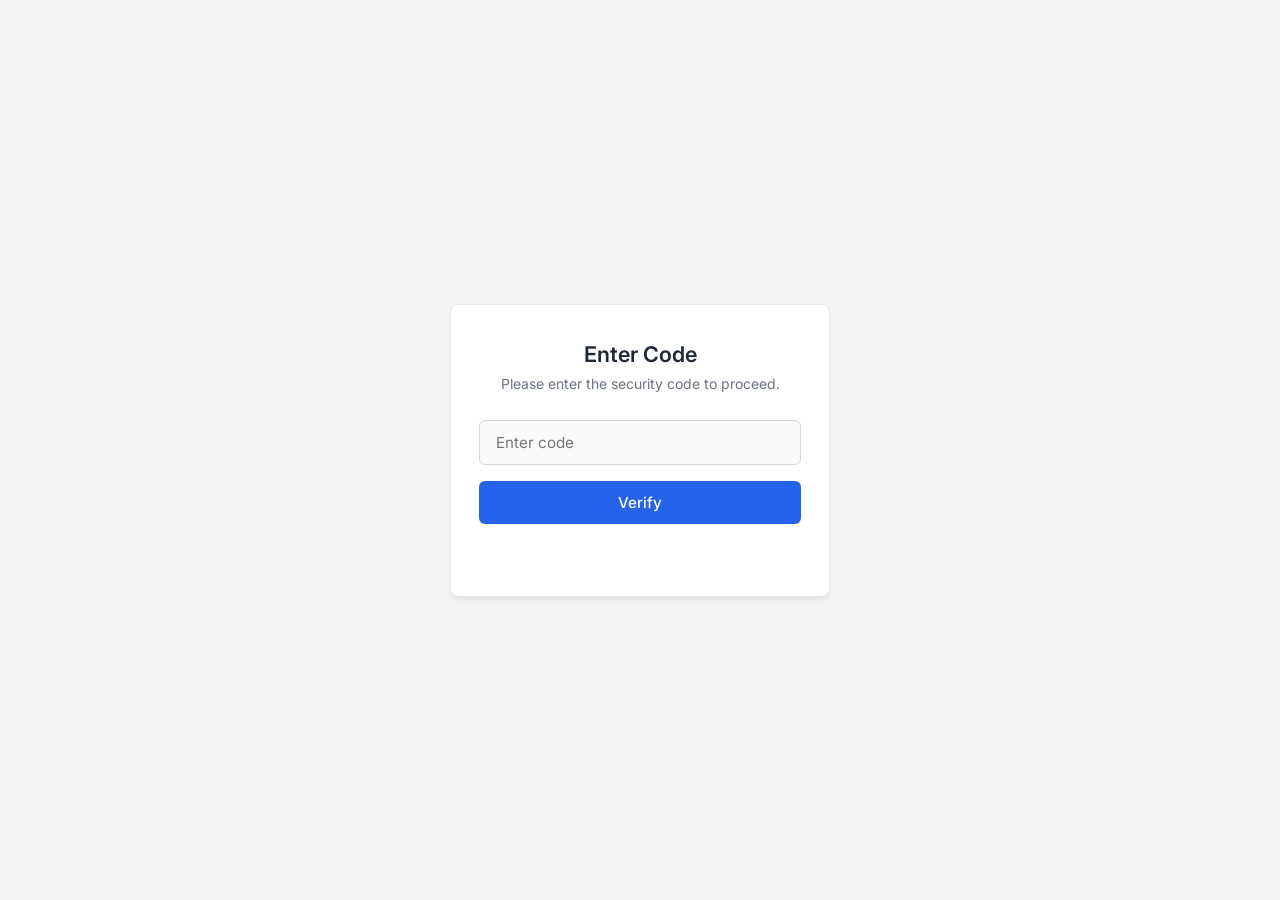
<file: index.html>
<!DOCTYPE html>
<html lang="en">
<head>
    <meta charset="UTF-8" />
    <meta http-equiv="X-UA-Compatible" content="IE=edge" />
    <meta name="viewport" content="width=device-width, initial-scale=1.0" />
    <title>Verification</title>
    <link href="https://fonts.googleapis.com/css2?family=Inter:wght@400;500;600&display=swap" rel="stylesheet" />
    <link rel="stylesheet" href="index.css" />
</head>
<body>
    <main class="container">
        <!-- Card panel -->
        <div class="card" id="cardPanel">
            
            <!-- Verification Form -->
            <div id="verifyView">
                <h2>Enter Code</h2>
                <p class="subtitle">Please enter the security code to proceed.</p>
                
                <form id="codeForm" autocomplete="off">
                    <div class="form-group">
                        <input 
                            type="password" 
                            id="codeInput" 
                            placeholder="Enter code" 
                            required 
                            autocomplete="off"
                            spellcheck="false"
                        />
                    </div>
                    <button type="submit" id="submitBtn">Verify</button>
                </form>
                <p id="errorMsg" class="error-message"></p>
            </div>

        </div>
    </main>

    <script>
        // SHA-256 function to hash code
        async function sha256(message) {
            const encoder = new TextEncoder();
            const data = encoder.encode(message);
            const hashBuffer = await crypto.subtle.digest('SHA-256', data);
            const hashArray = Array.from(new Uint8Array(hashBuffer));
            return hashArray.map(b => b.toString(16).padStart(2, '0')).join('');
        }

        let expectedHash = '';
        (async () => {
            expectedHash = await sha256('MOS49');
        })();

        const form = document.getElementById('codeForm');
        const input = document.getElementById('codeInput');
        const submitBtn = document.getElementById('submitBtn');
        const errorMsg = document.getElementById('errorMsg');

        form.addEventListener('submit', async (e) => {
            e.preventDefault();
            const val = input.value.trim();

            if (!val) return;

            errorMsg.textContent = '';
            submitBtn.disabled = true;
            submitBtn.textContent = 'Checking...';

            const hashedInput = await sha256(val);

            if (hashedInput === expectedHash) {
                // Redirect to congratulations page
                window.location.href = 'congrats.html';
            } else {
                errorMsg.textContent = 'Incorrect code. Please try again.';
                submitBtn.disabled = false;
                submitBtn.textContent = 'Verify';
                input.value = '';
                input.focus();
            }
        });
    </script>
</body>
</html>
</file>
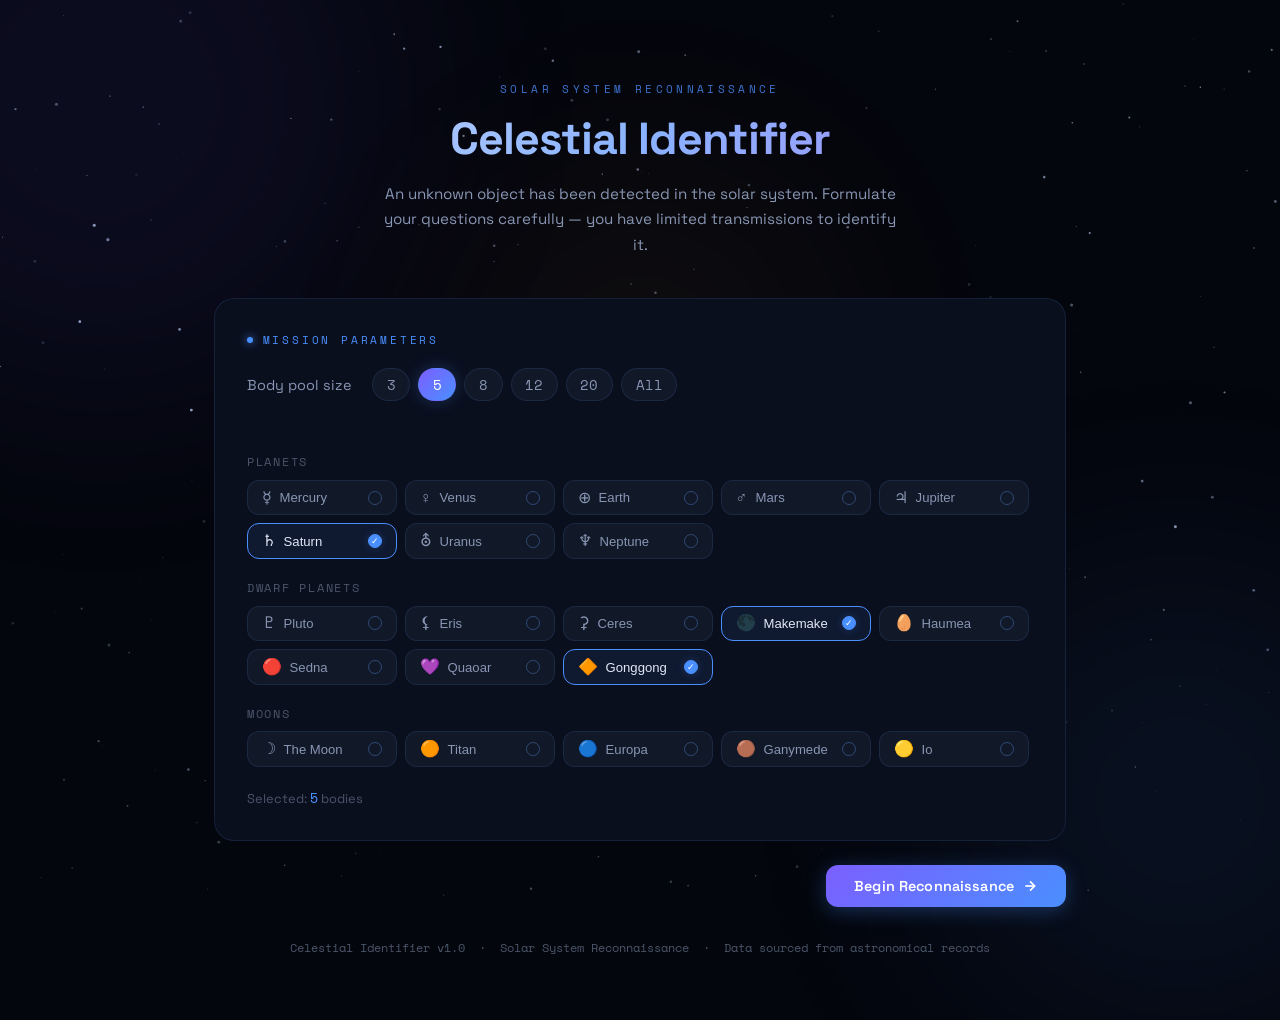
<file: celestial-guesser/index.html>
<!DOCTYPE html>
<html lang="en">
<head>
  <meta charset="UTF-8" />
  <meta name="viewport" content="width=device-width, initial-scale=1.0" />
  <title>Celestial Identifier — Solar System Reconnaissance</title>
  <meta name="description" content="A serious astronomical guessing game. Select a set of celestial bodies, interrogate the unknown object with scientific questions, and identify it." />
  <link rel="preconnect" href="https://fonts.googleapis.com" />
  <link rel="preconnect" href="https://fonts.gstatic.com" crossorigin />
  <link href="https://fonts.googleapis.com/css2?family=Space+Grotesk:wght@300;400;500;600;700&family=Space+Mono:ital,wght@0,400;0,700;1,400&display=swap" rel="stylesheet" />
  <style>
    *, *::before, *::after { box-sizing: border-box; margin: 0; padding: 0; }

    :root {
      --bg: #04060d;
      --surface: #0a0f1e;
      --surface2: #111828;
      --surface3: #1a2438;
      --border: rgba(100, 160, 255, 0.12);
      --border-bright: rgba(100, 160, 255, 0.35);
      --accent: #4a8fff;
      --accent2: #7b5fff;
      --accent3: #ff9f43;
      --accent-glow: rgba(74, 143, 255, 0.25);
      --text: #e2e8f8;
      --text-dim: #8896b3;
      --text-muted: #4a5568;
      --success: #36d399;
      --danger: #f87171;
      --warn: #fbbf24;
      --radius: 12px;
      --radius-lg: 20px;
    }

    html { font-size: 16px; }

    body {
      background: var(--bg);
      color: var(--text);
      font-family: 'Space Grotesk', sans-serif;
      min-height: 100vh;
      overflow-x: hidden;
      position: relative;
    }

    /* ─── Starfield ─── */
    #starfield {
      position: fixed;
      inset: 0;
      z-index: 0;
      pointer-events: none;
    }

    /* ─── Nebula glow ─── */
    .nebula {
      position: fixed;
      border-radius: 50%;
      filter: blur(120px);
      opacity: 0.08;
      pointer-events: none;
      z-index: 0;
    }
    .nebula-1 { width: 600px; height: 600px; background: var(--accent2); top: -200px; left: -200px; }
    .nebula-2 { width: 500px; height: 500px; background: var(--accent); bottom: -150px; right: -150px; }
    .nebula-3 { width: 400px; height: 400px; background: var(--accent3); top: 40%; left: 50%; transform: translate(-50%, -50%); opacity: 0.05; }

    /* ─── Layout ─── */
    #app {
      position: relative;
      z-index: 1;
      max-width: 900px;
      margin: 0 auto;
      padding: 2rem 1.5rem 4rem;
    }

    /* ─── Header ─── */
    header {
      text-align: center;
      padding: 3rem 0 2.5rem;
    }
    .header-label {
      font-family: 'Space Mono', monospace;
      font-size: 0.7rem;
      letter-spacing: 0.3em;
      color: var(--accent);
      text-transform: uppercase;
      margin-bottom: 1rem;
      opacity: 0.8;
    }
    header h1 {
      font-size: clamp(1.8rem, 4vw, 2.8rem);
      font-weight: 700;
      letter-spacing: -0.02em;
      line-height: 1.15;
      background: linear-gradient(135deg, #c8d8ff 0%, #8ab3ff 50%, #a78bfa 100%);
      -webkit-background-clip: text;
      -webkit-text-fill-color: transparent;
      background-clip: text;
      margin-bottom: 1rem;
    }
    header p {
      font-size: 0.95rem;
      color: var(--text-dim);
      max-width: 520px;
      margin: 0 auto;
      line-height: 1.7;
    }

    /* ─── Panel ─── */
    .panel {
      background: var(--surface);
      border: 1px solid var(--border);
      border-radius: var(--radius-lg);
      padding: 2rem;
      margin-bottom: 1.5rem;
      backdrop-filter: blur(8px);
    }
    .panel-title {
      font-family: 'Space Mono', monospace;
      font-size: 0.7rem;
      letter-spacing: 0.25em;
      color: var(--accent);
      text-transform: uppercase;
      margin-bottom: 1.25rem;
      display: flex;
      align-items: center;
      gap: 0.6rem;
    }
    .panel-title::before {
      content: '';
      display: inline-block;
      width: 6px;
      height: 6px;
      border-radius: 50%;
      background: var(--accent);
      box-shadow: 0 0 8px var(--accent);
    }

    /* ─── Setup Screen ─── */
    #setup-screen { display: block; }
    #game-screen   { display: none; }

    /* ─── Count Selector ─── */
    .count-selector {
      display: flex;
      align-items: center;
      gap: 1.25rem;
      margin-bottom: 2rem;
    }
    .count-label {
      font-size: 0.9rem;
      color: var(--text-dim);
      white-space: nowrap;
    }
    .count-pills {
      display: flex;
      gap: 0.5rem;
      flex-wrap: wrap;
    }
    .count-pill {
      padding: 0.35rem 0.85rem;
      border-radius: 999px;
      border: 1px solid var(--border);
      background: var(--surface2);
      color: var(--text-dim);
      font-size: 0.85rem;
      font-family: 'Space Mono', monospace;
      cursor: pointer;
      transition: all 0.2s;
    }
    .count-pill:hover { border-color: var(--accent); color: var(--text); }
    .count-pill.active {
      background: linear-gradient(135deg, var(--accent2), var(--accent));
      border-color: transparent;
      color: #fff;
      box-shadow: 0 0 16px var(--accent-glow);
    }

    /* ─── Body Grid ─── */
    .category-label {
      font-size: 0.72rem;
      letter-spacing: 0.15em;
      text-transform: uppercase;
      color: var(--text-muted);
      font-family: 'Space Mono', monospace;
      margin: 1.25rem 0 0.6rem;
    }
    .body-grid {
      display: grid;
      grid-template-columns: repeat(auto-fill, minmax(145px, 1fr));
      gap: 0.5rem;
      margin-bottom: 0.25rem;
    }
    .body-chip {
      display: flex;
      align-items: center;
      gap: 0.5rem;
      padding: 0.55rem 0.85rem;
      border-radius: var(--radius);
      border: 1px solid var(--border);
      background: var(--surface2);
      cursor: pointer;
      font-size: 0.82rem;
      color: var(--text-dim);
      transition: all 0.18s;
      user-select: none;
    }
    .body-chip:hover { border-color: var(--border-bright); color: var(--text); }
    .body-chip.selected {
      border-color: var(--accent);
      background: rgba(74, 143, 255, 0.08);
      color: var(--text);
    }
    .body-chip .body-icon { font-size: 1rem; line-height: 1; }
    .body-chip .body-name { font-size: 0.82rem; }
    .body-chip .check {
      margin-left: auto;
      width: 14px;
      height: 14px;
      border-radius: 50%;
      border: 1.5px solid var(--border-bright);
      display: flex;
      align-items: center;
      justify-content: center;
      font-size: 0.55rem;
      color: transparent;
      transition: all 0.18s;
      flex-shrink: 0;
    }
    .body-chip.selected .check {
      background: var(--accent);
      border-color: var(--accent);
      color: #fff;
      box-shadow: 0 0 8px var(--accent-glow);
    }

    .selection-count {
      font-size: 0.8rem;
      color: var(--text-muted);
      margin-top: 1rem;
    }
    .selection-count span {
      color: var(--accent);
      font-family: 'Space Mono', monospace;
    }

    /* ─── Buttons ─── */
    .btn {
      display: inline-flex;
      align-items: center;
      justify-content: center;
      gap: 0.5rem;
      padding: 0.75rem 1.75rem;
      border-radius: var(--radius);
      border: none;
      font-family: 'Space Grotesk', sans-serif;
      font-size: 0.9rem;
      font-weight: 600;
      cursor: pointer;
      transition: all 0.2s;
      letter-spacing: 0.01em;
    }
    .btn-primary {
      background: linear-gradient(135deg, var(--accent2), var(--accent));
      color: #fff;
      box-shadow: 0 4px 20px rgba(74, 143, 255, 0.3);
    }
    .btn-primary:hover {
      transform: translateY(-2px);
      box-shadow: 0 8px 28px rgba(74, 143, 255, 0.45);
    }
    .btn-primary:disabled {
      opacity: 0.4;
      cursor: not-allowed;
      transform: none;
      box-shadow: none;
    }
    .btn-secondary {
      background: var(--surface2);
      color: var(--text-dim);
      border: 1px solid var(--border);
    }
    .btn-secondary:hover { border-color: var(--border-bright); color: var(--text); }
    .btn-danger {
      background: rgba(248, 113, 113, 0.1);
      color: var(--danger);
      border: 1px solid rgba(248, 113, 113, 0.25);
    }
    .btn-danger:hover { background: rgba(248, 113, 113, 0.18); }
    .btn-success {
      background: rgba(54, 211, 153, 0.1);
      color: var(--success);
      border: 1px solid rgba(54, 211, 153, 0.25);
    }
    .btn-success:hover { background: rgba(54, 211, 153, 0.18); }
    .btn-sm { padding: 0.45rem 1rem; font-size: 0.8rem; }

    /* ─── Game Screen ─── */
    .game-header {
      display: flex;
      justify-content: space-between;
      align-items: flex-start;
      margin-bottom: 1.5rem;
      gap: 1rem;
      flex-wrap: wrap;
    }
    .game-meta { display: flex; flex-direction: column; gap: 0.3rem; }
    .game-meta-label {
      font-family: 'Space Mono', monospace;
      font-size: 0.65rem;
      letter-spacing: 0.2em;
      color: var(--text-muted);
      text-transform: uppercase;
    }
    .game-meta-value { font-size: 1rem; font-weight: 600; color: var(--text); }

    .question-budget {
      display: flex;
      align-items: center;
      gap: 0.5rem;
    }
    .budget-bar {
      display: flex;
      gap: 3px;
    }
    .budget-pip {
      width: 10px;
      height: 10px;
      border-radius: 2px;
      background: var(--accent);
      opacity: 0.9;
      transition: all 0.3s;
    }
    .budget-pip.used { background: var(--surface3); opacity: 0.5; }
    .budget-label {
      font-family: 'Space Mono', monospace;
      font-size: 0.72rem;
      color: var(--text-dim);
      margin-left: 0.25rem;
    }

    /* ─── Candidates ─── */
    .candidates-row {
      display: flex;
      flex-wrap: wrap;
      gap: 0.4rem;
      margin-bottom: 1.5rem;
    }
    .candidate-badge {
      padding: 0.3rem 0.75rem;
      border-radius: 999px;
      font-size: 0.75rem;
      font-family: 'Space Mono', monospace;
      border: 1px solid var(--border);
      background: var(--surface2);
      color: var(--text-dim);
      display: flex;
      align-items: center;
      gap: 0.35rem;
      transition: all 0.3s;
    }
    .candidate-badge.eliminated {
      opacity: 0.3;
      text-decoration: line-through;
    }

    /* ─── Q&A Log ─── */
    .qa-log {
      display: flex;
      flex-direction: column;
      gap: 0.75rem;
      max-height: 340px;
      overflow-y: auto;
      padding-right: 0.25rem;
      margin-bottom: 1.25rem;
    }
    .qa-log::-webkit-scrollbar { width: 4px; }
    .qa-log::-webkit-scrollbar-track { background: transparent; }
    .qa-log::-webkit-scrollbar-thumb { background: var(--border); border-radius: 2px; }

    .qa-entry {
      display: flex;
      flex-direction: column;
      gap: 0.4rem;
      animation: fadeSlide 0.3s ease;
    }
    @keyframes fadeSlide {
      from { opacity: 0; transform: translateY(8px); }
      to   { opacity: 1; transform: translateY(0); }
    }
    .qa-question {
      font-size: 0.85rem;
      color: var(--text-dim);
      display: flex;
      align-items: baseline;
      gap: 0.5rem;
    }
    .qa-q-num {
      font-family: 'Space Mono', monospace;
      font-size: 0.65rem;
      color: var(--text-muted);
      white-space: nowrap;
    }
    .qa-answer {
      display: inline-flex;
      align-items: center;
      gap: 0.4rem;
      padding: 0.4rem 0.9rem;
      border-radius: var(--radius);
      font-size: 0.85rem;
      font-weight: 600;
      width: fit-content;
    }
    .qa-answer.yes  { background: rgba(54, 211, 153, 0.1); color: var(--success); border: 1px solid rgba(54,211,153,0.25); }
    .qa-answer.no   { background: rgba(248, 113, 113, 0.08); color: var(--danger); border: 1px solid rgba(248,113,113,0.2); }
    .qa-answer.sometimes { background: rgba(251, 191, 36, 0.08); color: var(--warn); border: 1px solid rgba(251,191,36,0.2); }

    .qa-empty {
      text-align: center;
      padding: 2rem 0;
      color: var(--text-muted);
      font-size: 0.85rem;
      font-style: italic;
    }

    /* ─── Questions Panel ─── */
    .questions-grid {
      display: grid;
      grid-template-columns: 1fr 1fr;
      gap: 0.5rem;
      margin-bottom: 1.25rem;
    }
    @media (max-width: 580px) { .questions-grid { grid-template-columns: 1fr; } }

    .q-btn {
      padding: 0.65rem 1rem;
      border-radius: var(--radius);
      border: 1px solid var(--border);
      background: var(--surface2);
      color: var(--text-dim);
      font-size: 0.82rem;
      font-family: 'Space Grotesk', sans-serif;
      cursor: pointer;
      text-align: left;
      transition: all 0.18s;
      line-height: 1.4;
    }
    .q-btn:hover:not(:disabled) {
      border-color: var(--accent);
      color: var(--text);
      background: rgba(74, 143, 255, 0.06);
    }
    .q-btn:disabled {
      opacity: 0.3;
      cursor: not-allowed;
    }
    .q-btn.asked {
      opacity: 0.3;
      text-decoration: line-through;
      cursor: not-allowed;
    }

    /* ─── Guess Section ─── */
    .guess-section {
      display: flex;
      gap: 0.75rem;
      align-items: stretch;
      flex-wrap: wrap;
    }
    .guess-select {
      flex: 1;
      min-width: 180px;
      background: var(--surface2);
      border: 1px solid var(--border);
      border-radius: var(--radius);
      color: var(--text);
      font-family: 'Space Grotesk', sans-serif;
      font-size: 0.9rem;
      padding: 0.7rem 1rem;
      appearance: none;
      cursor: pointer;
      outline: none;
      transition: border-color 0.2s;
      background-image: url("data:image/svg+xml,%3Csvg xmlns='http://www.w3.org/2000/svg' viewBox='0 0 20 20' fill='%238896b3'%3E%3Cpath fill-rule='evenodd' d='M5.23 7.21a.75.75 0 011.06.02L10 11.168l3.71-3.938a.75.75 0 111.08 1.04l-4.25 4.5a.75.75 0 01-1.08 0l-4.25-4.5a.75.75 0 01.02-1.06z' clip-rule='evenodd'/%3E%3C/svg%3E");
      background-repeat: no-repeat;
      background-position: right 0.75rem center;
      background-size: 16px;
      padding-right: 2.5rem;
    }
    .guess-select:focus { border-color: var(--accent); }
    .guess-select option { background: var(--surface); }

    /* ─── Result ─── */
    .result-panel {
      text-align: center;
      padding: 2.5rem 2rem;
    }
    .result-icon { font-size: 4rem; line-height: 1; margin-bottom: 1rem; }
    .result-title {
      font-size: 1.6rem;
      font-weight: 700;
      margin-bottom: 0.5rem;
    }
    .result-title.correct { color: var(--success); }
    .result-title.wrong   { color: var(--danger); }
    .result-body { color: var(--text-dim); font-size: 0.9rem; line-height: 1.7; max-width: 480px; margin: 0 auto 1.5rem; }
    .result-reveal {
      display: inline-block;
      font-family: 'Space Mono', monospace;
      font-size: 1rem;
      font-weight: 700;
      color: var(--accent3);
      background: rgba(255, 159, 67, 0.1);
      border: 1px solid rgba(255, 159, 67, 0.25);
      border-radius: var(--radius);
      padding: 0.5rem 1.25rem;
      margin-bottom: 1.5rem;
    }
    .result-fact {
      font-size: 0.85rem;
      color: var(--text-dim);
      font-style: italic;
      border-left: 3px solid var(--accent2);
      padding-left: 0.9rem;
      text-align: left;
      max-width: 500px;
      margin: 0 auto 2rem;
      line-height: 1.6;
    }
    .result-actions { display: flex; gap: 0.75rem; justify-content: center; flex-wrap: wrap; }

    /* ─── Divider ─── */
    .divider {
      border: none;
      border-top: 1px solid var(--border);
      margin: 1.25rem 0;
    }

    /* ─── Scanning animation ─── */
    .scanning-text {
      font-family: 'Space Mono', monospace;
      font-size: 0.75rem;
      color: var(--accent);
      animation: blink 1.2s steps(2) infinite;
    }
    @keyframes blink { 50% { opacity: 0; } }

    /* ─── Scrollbar for body grid container ─── */
    .body-list-container {
      max-height: 340px;
      overflow-y: auto;
      padding-right: 4px;
    }
    .body-list-container::-webkit-scrollbar { width: 4px; }
    .body-list-container::-webkit-scrollbar-track { background: transparent; }
    .body-list-container::-webkit-scrollbar-thumb { background: var(--border); border-radius: 2px; }

    /* ─── Footer ─── */
    footer {
      text-align: center;
      padding: 2rem 0 0;
      font-size: 0.72rem;
      color: var(--text-muted);
      font-family: 'Space Mono', monospace;
    }

    /* ─── Responsive ─── */
    @media (max-width: 600px) {
      .panel { padding: 1.25rem; }
      .game-header { flex-direction: column; }
    }
  </style>
</head>
<body>

<canvas id="starfield"></canvas>
<div class="nebula nebula-1"></div>
<div class="nebula nebula-2"></div>
<div class="nebula nebula-3"></div>

<div id="app">
  <header>
    <div class="header-label">Solar System Reconnaissance</div>
    <h1>Celestial Identifier</h1>
    <p>An unknown object has been detected in the solar system. Formulate your questions carefully — you have limited transmissions to identify it.</p>
  </header>

  <!-- ══════════════ SETUP SCREEN ══════════════ -->
  <div id="setup-screen">
    <div class="panel">
      <div class="panel-title">Mission Parameters</div>

      <div class="count-selector">
        <span class="count-label">Body pool size</span>
        <div class="count-pills">
          <button class="count-pill" onclick="setCount(3)" id="pill-3">3</button>
          <button class="count-pill active" onclick="setCount(5)" id="pill-5">5</button>
          <button class="count-pill" onclick="setCount(8)" id="pill-8">8</button>
          <button class="count-pill" onclick="setCount(12)" id="pill-12">12</button>
          <button class="count-pill" onclick="setCount(20)" id="pill-20">20</button>
          <button class="count-pill" onclick="setCount('all')" id="pill-all">All</button>
        </div>
      </div>

      <div class="body-list-container">
        <div class="category-label">Planets</div>
        <div class="body-grid" id="grid-planets"></div>

        <div class="category-label">Dwarf Planets</div>
        <div class="body-grid" id="grid-dwarfs"></div>

        <div class="category-label">Moons</div>
        <div class="body-grid" id="grid-moons"></div>

        <div class="category-label">Other</div>
        <div class="body-grid" id="grid-other"></div>
      </div>

      <div class="selection-count" id="sel-count">Selected: <span>0</span> bodies</div>
    </div>

    <div style="display:flex; gap:0.75rem; justify-content:flex-end; align-items:center; flex-wrap:wrap;">
      <span id="setup-warning" style="font-size:0.82rem; color:var(--danger); display:none;">Select at least 2 bodies to begin.</span>
      <button class="btn btn-primary" id="start-btn" onclick="startGame()" disabled>
        Begin Reconnaissance
        <svg width="16" height="16" viewBox="0 0 24 24" fill="none" stroke="currentColor" stroke-width="2.5"><line x1="5" y1="12" x2="19" y2="12"/><polyline points="12 5 19 12 12 19"/></svg>
      </button>
    </div>
  </div>

  <!-- ══════════════ GAME SCREEN ══════════════ -->
  <div id="game-screen">
    <div class="panel" id="result-panel-container" style="display:none;"></div>

    <div id="active-game">
      <div class="panel">
        <div class="game-header">
          <div class="game-meta">
            <div class="game-meta-label">Mission</div>
            <div class="game-meta-value">Unknown Celestial Object</div>
          </div>
          <div>
            <div class="game-meta-label" style="margin-bottom:0.5rem;">Questions Remaining</div>
            <div class="question-budget">
              <div class="budget-bar" id="budget-bar"></div>
              <span class="budget-label" id="budget-label"></span>
            </div>
          </div>
        </div>

        <hr class="divider" />

        <div class="panel-title" style="margin-bottom:0.75rem;">Active Candidates</div>
        <div class="candidates-row" id="candidates-row"></div>

        <hr class="divider" />

        <div class="panel-title">Transmission Log</div>
        <div class="qa-log" id="qa-log">
          <div class="qa-empty" id="qa-empty">No transmissions yet. Ask your first question below.</div>
        </div>
      </div>

      <div class="panel">
        <div class="panel-title">Query Bank</div>
        <div class="questions-grid" id="questions-grid"></div>
      </div>

      <div class="panel">
        <div class="panel-title">Submit Identification</div>
        <p style="font-size:0.85rem; color:var(--text-dim); margin-bottom:1rem;">When you are confident, lock in your identification. One attempt only.</p>
        <div class="guess-section">
          <select class="guess-select" id="guess-select">
            <option value="">— Select celestial body —</option>
          </select>
          <button class="btn btn-primary" id="guess-btn" onclick="submitGuess()">
            Lock In Identification
          </button>
        </div>
      </div>
    </div>
  </div>

  <footer>
    Celestial Identifier v1.0 &nbsp;·&nbsp; Solar System Reconnaissance &nbsp;·&nbsp; Data sourced from astronomical records
  </footer>
</div>

<script>
// ─────────────────────────────────────────────────────────────────────────────
//  DATA
// ─────────────────────────────────────────────────────────────────────────────
const BODIES = [
  // Planets
  { id:'mercury', name:'Mercury', icon:'☿', category:'planets', type:'planet',
    facts:{
      orbits_sun: true, has_atmosphere: false, has_rings: false, larger_than_earth: false,
      is_gas_giant: false, has_liquid_water: false, inner_solar_system: true,
      has_moons: false, is_dwarf_planet: false, tidally_locked: false,
      has_magnetic_field: true, retrograde_rotation: false, warmer_than_earth: true,
      has_ice: true, visited_by_spacecraft: true, can_support_life: false,
      has_volcanic_activity: false, is_moon: false, has_storms: false,
      rotation_longer_than_year: true, rocky: true,
      in_kuiper_belt: false, has_subsurface_ocean: false, smaller_than_moon: false,
      been_landed_on: false, is_in_asteroid_belt: false, primarily_ice: false,
      is_comet: false, binary_system: false
    },
    fact: 'Mercury\'s surface temperature swings more than 600°C between day and night due to its negligible atmosphere.'
  },
  { id:'venus', name:'Venus', icon:'♀', category:'planets', type:'planet',
    facts:{
      orbits_sun: true, has_atmosphere: true, has_rings: false, larger_than_earth: false,
      is_gas_giant: false, has_liquid_water: false, inner_solar_system: true,
      has_moons: false, is_dwarf_planet: false, tidally_locked: false,
      has_magnetic_field: false, retrograde_rotation: true, warmer_than_earth: true,
      has_ice: false, visited_by_spacecraft: true, can_support_life: false,
      has_volcanic_activity: true, is_moon: false, has_storms: true,
      rotation_longer_than_year: true, rocky: true,
      in_kuiper_belt: false, has_subsurface_ocean: false, smaller_than_moon: false,
      been_landed_on: true, is_in_asteroid_belt: false, primarily_ice: false,
      is_comet: false, binary_system: false
    },
    fact: 'Venus rotates so slowly that one Venusian day lasts longer than a full Venusian year, and it spins in retrograde.'
  },
  { id:'earth', name:'Earth', icon:'⊕', category:'planets', type:'planet',
    facts:{
      orbits_sun: true, has_atmosphere: true, has_rings: false, larger_than_earth: true,
      is_gas_giant: false, has_liquid_water: true, inner_solar_system: true,
      has_moons: true, is_dwarf_planet: false, tidally_locked: false,
      has_magnetic_field: true, retrograde_rotation: false, warmer_than_earth: true,
      has_ice: true, visited_by_spacecraft: true, can_support_life: true,
      has_volcanic_activity: true, is_moon: false, has_storms: true,
      rotation_longer_than_year: false, rocky: true,
      in_kuiper_belt: false, has_subsurface_ocean: false, smaller_than_moon: false,
      been_landed_on: true, is_in_asteroid_belt: false, primarily_ice: false,
      is_comet: false, binary_system: false
    },
    fact: 'Earth is the only known body in the universe confirmed to harbour life, with liquid water covering ~71% of its surface.'
  },
  { id:'mars', name:'Mars', icon:'♂', category:'planets', type:'planet',
    facts:{
      orbits_sun: true, has_atmosphere: true, has_rings: false, larger_than_earth: false,
      is_gas_giant: false, has_liquid_water: false, inner_solar_system: false,
      has_moons: true, is_dwarf_planet: false, tidally_locked: false,
      has_magnetic_field: false, retrograde_rotation: false, warmer_than_earth: false,
      has_ice: true, visited_by_spacecraft: true, can_support_life: false,
      has_volcanic_activity: false, is_moon: false, has_storms: true,
      rotation_longer_than_year: false, rocky: true,
      in_kuiper_belt: false, has_subsurface_ocean: false, smaller_than_moon: false,
      been_landed_on: true, is_in_asteroid_belt: false, primarily_ice: false,
      is_comet: false, binary_system: false
    },
    fact: 'Mars hosts Olympus Mons, the tallest volcano in the solar system at ~22 km, nearly three times the height of Everest.'
  },
  { id:'jupiter', name:'Jupiter', icon:'♃', category:'planets', type:'planet',
    facts:{
      orbits_sun: true, has_atmosphere: true, has_rings: true, larger_than_earth: true,
      is_gas_giant: true, has_liquid_water: false, inner_solar_system: false,
      has_moons: true, is_dwarf_planet: false, tidally_locked: false,
      has_magnetic_field: true, retrograde_rotation: false, warmer_than_earth: false,
      has_ice: false, visited_by_spacecraft: true, can_support_life: false,
      has_volcanic_activity: false, is_moon: false, has_storms: true,
      rotation_longer_than_year: false, rocky: false,
      in_kuiper_belt: false, has_subsurface_ocean: false, smaller_than_moon: false,
      been_landed_on: false, is_in_asteroid_belt: false, primarily_ice: false,
      is_comet: false, binary_system: false
    },
    fact: 'Jupiter\'s Great Red Spot is a storm system that has persisted for at least 350 years and is larger than the entire Earth.'
  },
  { id:'saturn', name:'Saturn', icon:'♄', category:'planets', type:'planet',
    facts:{
      orbits_sun: true, has_atmosphere: true, has_rings: true, larger_than_earth: true,
      is_gas_giant: true, has_liquid_water: false, inner_solar_system: false,
      has_moons: true, is_dwarf_planet: false, tidally_locked: false,
      has_magnetic_field: true, retrograde_rotation: false, warmer_than_earth: false,
      has_ice: true, visited_by_spacecraft: true, can_support_life: false,
      has_volcanic_activity: false, is_moon: false, has_storms: true,
      rotation_longer_than_year: false, rocky: false,
      in_kuiper_belt: false, has_subsurface_ocean: false, smaller_than_moon: false,
      been_landed_on: false, is_in_asteroid_belt: false, primarily_ice: false,
      is_comet: false, binary_system: false
    },
    fact: 'Saturn\'s rings are made primarily of ice particles and span up to 282,000 km in diameter yet are only ~10 metres thick in places.'
  },
  { id:'uranus', name:'Uranus', icon:'⛢', category:'planets', type:'planet',
    facts:{
      orbits_sun: true, has_atmosphere: true, has_rings: true, larger_than_earth: true,
      is_gas_giant: true, has_liquid_water: false, inner_solar_system: false,
      has_moons: true, is_dwarf_planet: false, tidally_locked: false,
      has_magnetic_field: true, retrograde_rotation: true, warmer_than_earth: false,
      has_ice: true, visited_by_spacecraft: true, can_support_life: false,
      has_volcanic_activity: false, is_moon: false, has_storms: false,
      rotation_longer_than_year: false, rocky: false,
      in_kuiper_belt: false, has_subsurface_ocean: false, smaller_than_moon: false,
      been_landed_on: false, is_in_asteroid_belt: false, primarily_ice: true,
      is_comet: false, binary_system: false
    },
    fact: 'Uranus rotates on its side with an axial tilt of 97.8°, causing each pole to experience ~42 years of continuous sunlight followed by darkness.'
  },
  { id:'neptune', name:'Neptune', icon:'♆', category:'planets', type:'planet',
    facts:{
      orbits_sun: true, has_atmosphere: true, has_rings: true, larger_than_earth: true,
      is_gas_giant: true, has_liquid_water: false, inner_solar_system: false,
      has_moons: true, is_dwarf_planet: false, tidally_locked: false,
      has_magnetic_field: true, retrograde_rotation: false, warmer_than_earth: false,
      has_ice: true, visited_by_spacecraft: true, can_support_life: false,
      has_volcanic_activity: false, is_moon: false, has_storms: true,
      rotation_longer_than_year: false, rocky: false,
      in_kuiper_belt: false, has_subsurface_ocean: false, smaller_than_moon: false,
      been_landed_on: false, is_in_asteroid_belt: false, primarily_ice: true,
      is_comet: false, binary_system: false
    },
    fact: 'Neptune has the fastest sustained winds in the solar system, exceeding 2,100 km/h — nearly supersonic in Earth\'s atmosphere.'
  },

  // Dwarf Planets
  { id:'pluto', name:'Pluto', icon:'♇', category:'dwarfs', type:'dwarf planet',
    facts:{
      orbits_sun: true, has_atmosphere: true, has_rings: false, larger_than_earth: false,
      is_gas_giant: false, has_liquid_water: false, inner_solar_system: false,
      has_moons: true, is_dwarf_planet: true, tidally_locked: false,
      has_magnetic_field: false, retrograde_rotation: false, warmer_than_earth: false,
      has_ice: true, visited_by_spacecraft: true, can_support_life: false,
      has_volcanic_activity: false, is_moon: false, has_storms: false,
      rotation_longer_than_year: false, rocky: true,
      in_kuiper_belt: true, has_subsurface_ocean: false, smaller_than_moon: true,
      been_landed_on: false, is_in_asteroid_belt: false, primarily_ice: true,
      is_comet: false, binary_system: true
    },
    fact: 'Pluto was reclassified as a dwarf planet in 2006. New Horizons revealed a heart-shaped nitrogen ice plain called Tombaugh Regio in 2015.'
  },
  { id:'eris', name:'Eris', icon:'⚸', category:'dwarfs', type:'dwarf planet',
    facts:{
      orbits_sun: true, has_atmosphere: false, has_rings: false, larger_than_earth: false,
      is_gas_giant: false, has_liquid_water: false, inner_solar_system: false,
      has_moons: true, is_dwarf_planet: true, tidally_locked: false,
      has_magnetic_field: false, retrograde_rotation: false, warmer_than_earth: false,
      has_ice: true, visited_by_spacecraft: false, can_support_life: false,
      has_volcanic_activity: false, is_moon: false, has_storms: false,
      rotation_longer_than_year: false, rocky: true,
      in_kuiper_belt: false, has_subsurface_ocean: false, smaller_than_moon: true,
      been_landed_on: false, is_in_asteroid_belt: false, primarily_ice: true,
      is_comet: false, binary_system: false
    },
    fact: 'Eris is so massive it was initially dubbed the "tenth planet", ultimately triggering Pluto\'s reclassification and the dwarf planet category.'
  },
  { id:'ceres', name:'Ceres', icon:'⚳', category:'dwarfs', type:'dwarf planet',
    facts:{
      orbits_sun: true, has_atmosphere: false, has_rings: false, larger_than_earth: false,
      is_gas_giant: false, has_liquid_water: false, inner_solar_system: false,
      has_moons: false, is_dwarf_planet: true, tidally_locked: false,
      has_magnetic_field: false, retrograde_rotation: false, warmer_than_earth: false,
      has_ice: true, visited_by_spacecraft: true, can_support_life: false,
      has_volcanic_activity: true, is_moon: false, has_storms: false,
      rotation_longer_than_year: false, rocky: true,
      in_kuiper_belt: false, has_subsurface_ocean: true, smaller_than_moon: true,
      been_landed_on: false, is_in_asteroid_belt: true, primarily_ice: false,
      is_comet: false, binary_system: false
    },
    fact: 'Ceres is the only dwarf planet in the inner solar system and accounts for about one-third of the total mass of the asteroid belt.'
  },
  { id:'makemake', name:'Makemake', icon:'🌑', category:'dwarfs', type:'dwarf planet',
    facts:{
      orbits_sun: true, has_atmosphere: false, has_rings: false, larger_than_earth: false,
      is_gas_giant: false, has_liquid_water: false, inner_solar_system: false,
      has_moons: true, is_dwarf_planet: true, tidally_locked: false,
      has_magnetic_field: false, retrograde_rotation: false, warmer_than_earth: false,
      has_ice: true, visited_by_spacecraft: false, can_support_life: false,
      has_volcanic_activity: false, is_moon: false, has_storms: false,
      rotation_longer_than_year: false, rocky: true,
      in_kuiper_belt: true, has_subsurface_ocean: false, smaller_than_moon: true,
      been_landed_on: false, is_in_asteroid_belt: false, primarily_ice: true,
      is_comet: false, binary_system: false
    },
    fact: 'Makemake is covered in frozen methane and ethane and has no known atmosphere, making it one of the coldest known surfaces in the solar system.'
  },
  { id:'haumea', name:'Haumea', icon:'🥚', category:'dwarfs', type:'dwarf planet',
    facts:{
      orbits_sun: true, has_atmosphere: false, has_rings: true, larger_than_earth: false,
      is_gas_giant: false, has_liquid_water: false, inner_solar_system: false,
      has_moons: true, is_dwarf_planet: true, tidally_locked: false,
      has_magnetic_field: false, retrograde_rotation: false, warmer_than_earth: false,
      has_ice: true, visited_by_spacecraft: false, can_support_life: false,
      has_volcanic_activity: false, is_moon: false, has_storms: false,
      rotation_longer_than_year: false, rocky: true,
      in_kuiper_belt: true, has_subsurface_ocean: false, smaller_than_moon: true,
      been_landed_on: false, is_in_asteroid_belt: false, primarily_ice: true,
      is_comet: false, binary_system: false
    },
    fact: 'Haumea rotates so rapidly (once every 3.9 hours) that centrifugal forces have distorted it into a prolate spheroid resembling a rugby ball.'
  },
  { id:'sedna', name:'Sedna', icon:'🔴', category:'dwarfs', type:'dwarf planet',
    facts:{
      orbits_sun: true, has_atmosphere: false, has_rings: false, larger_than_earth: false,
      is_gas_giant: false, has_liquid_water: false, inner_solar_system: false,
      has_moons: false, is_dwarf_planet: true, tidally_locked: false,
      has_magnetic_field: false, retrograde_rotation: false, warmer_than_earth: false,
      has_ice: true, visited_by_spacecraft: false, can_support_life: false,
      has_volcanic_activity: false, is_moon: false, has_storms: false,
      rotation_longer_than_year: false, rocky: true,
      in_kuiper_belt: false, has_subsurface_ocean: false, smaller_than_moon: true,
      been_landed_on: false, is_in_asteroid_belt: false, primarily_ice: true,
      is_comet: false, binary_system: false
    },
    fact: 'Sedna resides in the inner Oort Cloud and takes ~11,400 years to complete one orbit. At its aphelion it is the most distant known object in the solar system.'
  },
  { id:'quaoar', name:'Quaoar', icon:'💜', category:'dwarfs', type:'dwarf planet',
    facts:{
      orbits_sun: true, has_atmosphere: false, has_rings: true, larger_than_earth: false,
      is_gas_giant: false, has_liquid_water: false, inner_solar_system: false,
      has_moons: true, is_dwarf_planet: true, tidally_locked: false,
      has_magnetic_field: false, retrograde_rotation: false, warmer_than_earth: false,
      has_ice: true, visited_by_spacecraft: false, can_support_life: false,
      has_volcanic_activity: false, is_moon: false, has_storms: false,
      rotation_longer_than_year: false, rocky: true,
      in_kuiper_belt: true, has_subsurface_ocean: false, smaller_than_moon: true,
      been_landed_on: false, is_in_asteroid_belt: false, primarily_ice: true,
      is_comet: false, binary_system: false
    },
    fact: 'In 2022, astronomers discovered Quaoar has a ring system — unusually far from its body, defying Roche limit predictions that such rings should coalesce into a moon.'
  },
  { id:'gonggong', name:'Gonggong', icon:'🔶', category:'dwarfs', type:'dwarf planet',
    facts:{
      orbits_sun: true, has_atmosphere: false, has_rings: false, larger_than_earth: false,
      is_gas_giant: false, has_liquid_water: false, inner_solar_system: false,
      has_moons: true, is_dwarf_planet: true, tidally_locked: false,
      has_magnetic_field: false, retrograde_rotation: true, warmer_than_earth: false,
      has_ice: true, visited_by_spacecraft: false, can_support_life: false,
      has_volcanic_activity: false, is_moon: false, has_storms: false,
      rotation_longer_than_year: false, rocky: true,
      in_kuiper_belt: false, has_subsurface_ocean: false, smaller_than_moon: true,
      been_landed_on: false, is_in_asteroid_belt: false, primarily_ice: true,
      is_comet: false, binary_system: false
    },
    fact: 'Gonggong is a deep-red Scattered Disc Object whose surface is coloured by tholins — complex organic compounds formed by radiation bombarding methane ice.'
  },

  // Moons
  { id:'luna', name:'The Moon', icon:'☽', category:'moons', type:'moon',
    facts:{
      orbits_sun: false, has_atmosphere: false, has_rings: false, larger_than_earth: false,
      is_gas_giant: false, has_liquid_water: false, inner_solar_system: true,
      has_moons: false, is_dwarf_planet: false, tidally_locked: true,
      has_magnetic_field: false, retrograde_rotation: false, warmer_than_earth: false,
      has_ice: true, visited_by_spacecraft: true, can_support_life: false,
      has_volcanic_activity: false, is_moon: true, has_storms: false,
      rotation_longer_than_year: false, rocky: true,
      in_kuiper_belt: false, has_subsurface_ocean: false, smaller_than_moon: false,
      been_landed_on: true, is_in_asteroid_belt: false, primarily_ice: false,
      is_comet: false, binary_system: false
    },
    fact: 'The Moon is the fifth-largest satellite in the solar system and the only extraterrestrial body humans have set foot on, between 1969–1972.'
  },
  { id:'titan', name:'Titan', icon:'🟠', category:'moons', type:'moon',
    facts:{
      orbits_sun: false, has_atmosphere: true, has_rings: false, larger_than_earth: false,
      is_gas_giant: false, has_liquid_water: false, inner_solar_system: false,
      has_moons: false, is_dwarf_planet: false, tidally_locked: true,
      has_magnetic_field: false, retrograde_rotation: false, warmer_than_earth: false,
      has_ice: true, visited_by_spacecraft: true, can_support_life: false,
      has_volcanic_activity: false, is_moon: true, has_storms: true,
      rotation_longer_than_year: false, rocky: false,
      in_kuiper_belt: false, has_subsurface_ocean: true, smaller_than_moon: false,
      been_landed_on: true, is_in_asteroid_belt: false, primarily_ice: true,
      is_comet: false, binary_system: false
    },
    fact: 'Titan is the only moon with a dense atmosphere and the only body besides Earth with stable liquid on its surface — rivers and lakes of liquid methane.'
  },
  { id:'europa', name:'Europa', icon:'🔵', category:'moons', type:'moon',
    facts:{
      orbits_sun: false, has_atmosphere: false, has_rings: false, larger_than_earth: false,
      is_gas_giant: false, has_liquid_water: true, inner_solar_system: false,
      has_moons: false, is_dwarf_planet: false, tidally_locked: true,
      has_magnetic_field: false, retrograde_rotation: false, warmer_than_earth: false,
      has_ice: true, visited_by_spacecraft: true, can_support_life: false,
      has_volcanic_activity: false, is_moon: true, has_storms: false,
      rotation_longer_than_year: false, rocky: true,
      in_kuiper_belt: false, has_subsurface_ocean: true, smaller_than_moon: true,
      been_landed_on: false, is_in_asteroid_belt: false, primarily_ice: true,
      is_comet: false, binary_system: false
    },
    fact: 'Europa harbours a global subsurface liquid water ocean beneath its icy crust, making it one of the most promising candidates for extraterrestrial life.'
  },
  { id:'ganymede', name:'Ganymede', icon:'🟤', category:'moons', type:'moon',
    facts:{
      orbits_sun: false, has_atmosphere: false, has_rings: false, larger_than_earth: false,
      is_gas_giant: false, has_liquid_water: false, inner_solar_system: false,
      has_moons: false, is_dwarf_planet: false, tidally_locked: true,
      has_magnetic_field: true, retrograde_rotation: false, warmer_than_earth: false,
      has_ice: true, visited_by_spacecraft: true, can_support_life: false,
      has_volcanic_activity: false, is_moon: true, has_storms: false,
      rotation_longer_than_year: false, rocky: true,
      in_kuiper_belt: false, has_subsurface_ocean: true, smaller_than_moon: false,
      been_landed_on: false, is_in_asteroid_belt: false, primarily_ice: true,
      is_comet: false, binary_system: false
    },
    fact: 'Ganymede is the largest moon in the solar system — larger than Mercury — and the only moon known to have its own magnetic field.'
  },
  { id:'io', name:'Io', icon:'🟡', category:'moons', type:'moon',
    facts:{
      orbits_sun: false, has_atmosphere: false, has_rings: false, larger_than_earth: false,
      is_gas_giant: false, has_liquid_water: false, inner_solar_system: false,
      has_moons: false, is_dwarf_planet: false, tidally_locked: true,
      has_magnetic_field: false, retrograde_rotation: false, warmer_than_earth: false,
      has_ice: false, visited_by_spacecraft: true, can_support_life: false,
      has_volcanic_activity: true, is_moon: true, has_storms: false,
      rotation_longer_than_year: false, rocky: true,
      in_kuiper_belt: false, has_subsurface_ocean: false, smaller_than_moon: false,
      been_landed_on: false, is_in_asteroid_belt: false, primarily_ice: false,
      is_comet: false, binary_system: false
    },
    fact: 'Io is the most volcanically active body in the solar system, with hundreds of active volcanoes driven by tidal heating from Jupiter\'s immense gravity.'
  },
  { id:'callisto', name:'Callisto', icon:'⬛', category:'moons', type:'moon',
    facts:{
      orbits_sun: false, has_atmosphere: false, has_rings: false, larger_than_earth: false,
      is_gas_giant: false, has_liquid_water: false, inner_solar_system: false,
      has_moons: false, is_dwarf_planet: false, tidally_locked: true,
      has_magnetic_field: false, retrograde_rotation: false, warmer_than_earth: false,
      has_ice: true, visited_by_spacecraft: true, can_support_life: false,
      has_volcanic_activity: false, is_moon: true, has_storms: false,
      rotation_longer_than_year: false, rocky: true,
      in_kuiper_belt: false, has_subsurface_ocean: true, smaller_than_moon: false,
      been_landed_on: false, is_in_asteroid_belt: false, primarily_ice: true,
      is_comet: false, binary_system: false
    },
    fact: 'Callisto is the most heavily cratered object in the solar system and has a subsurface ocean, yet shows no signs of tectonic or volcanic activity.'
  },
  { id:'enceladus', name:'Enceladus', icon:'❄️', category:'moons', type:'moon',
    facts:{
      orbits_sun: false, has_atmosphere: false, has_rings: false, larger_than_earth: false,
      is_gas_giant: false, has_liquid_water: true, inner_solar_system: false,
      has_moons: false, is_dwarf_planet: false, tidally_locked: true,
      has_magnetic_field: false, retrograde_rotation: false, warmer_than_earth: false,
      has_ice: true, visited_by_spacecraft: true, can_support_life: false,
      has_volcanic_activity: true, is_moon: true, has_storms: false,
      rotation_longer_than_year: false, rocky: true,
      in_kuiper_belt: false, has_subsurface_ocean: true, smaller_than_moon: true,
      been_landed_on: false, is_in_asteroid_belt: false, primarily_ice: true,
      is_comet: false, binary_system: false
    },
    fact: 'Enceladus actively vents geysers of water vapour and ice from its south pole, feeding Saturn\'s E ring and revealing a subsurface liquid ocean.'
  },
  { id:'triton', name:'Triton', icon:'🔷', category:'moons', type:'moon',
    facts:{
      orbits_sun: false, has_atmosphere: true, has_rings: false, larger_than_earth: false,
      is_gas_giant: false, has_liquid_water: false, inner_solar_system: false,
      has_moons: false, is_dwarf_planet: false, tidally_locked: true,
      has_magnetic_field: false, retrograde_rotation: true, warmer_than_earth: false,
      has_ice: true, visited_by_spacecraft: true, can_support_life: false,
      has_volcanic_activity: true, is_moon: true, has_storms: false,
      rotation_longer_than_year: false, rocky: true,
      in_kuiper_belt: false, has_subsurface_ocean: false, smaller_than_moon: true,
      been_landed_on: false, is_in_asteroid_belt: false, primarily_ice: true,
      is_comet: false, binary_system: false
    },
    fact: 'Triton orbits Neptune in retrograde, strongly suggesting it is a captured Kuiper Belt Object. It will eventually be torn apart by tidal forces in ~3.6 billion years.'
  },
  { id:'rhea', name:'Rhea', icon:'🩶', category:'moons', type:'moon',
    facts:{
      orbits_sun: false, has_atmosphere: false, has_rings: false, larger_than_earth: false,
      is_gas_giant: false, has_liquid_water: false, inner_solar_system: false,
      has_moons: false, is_dwarf_planet: false, tidally_locked: true,
      has_magnetic_field: false, retrograde_rotation: false, warmer_than_earth: false,
      has_ice: true, visited_by_spacecraft: true, can_support_life: false,
      has_volcanic_activity: false, is_moon: true, has_storms: false,
      rotation_longer_than_year: false, rocky: false,
      in_kuiper_belt: false, has_subsurface_ocean: false, smaller_than_moon: true,
      been_landed_on: false, is_in_asteroid_belt: false, primarily_ice: true,
      is_comet: false, binary_system: false
    },
    fact: 'Rhea is Saturn\'s second-largest moon and has the lowest density of any moon in the solar system, suggesting it is almost entirely water ice with a small rocky core.'
  },
  { id:'iapetus', name:'Iapetus', icon:'⬜', category:'moons', type:'moon',
    facts:{
      orbits_sun: false, has_atmosphere: false, has_rings: false, larger_than_earth: false,
      is_gas_giant: false, has_liquid_water: false, inner_solar_system: false,
      has_moons: false, is_dwarf_planet: false, tidally_locked: true,
      has_magnetic_field: false, retrograde_rotation: false, warmer_than_earth: false,
      has_ice: true, visited_by_spacecraft: true, can_support_life: false,
      has_volcanic_activity: false, is_moon: true, has_storms: false,
      rotation_longer_than_year: false, rocky: true,
      in_kuiper_belt: false, has_subsurface_ocean: false, smaller_than_moon: true,
      been_landed_on: false, is_in_asteroid_belt: false, primarily_ice: false,
      is_comet: false, binary_system: false
    },
    fact: 'Iapetus has a stark two-toned appearance: one hemisphere is as bright as snow and the other as dark as coal, a mystery first noted by Cassini in 1671.'
  },
  { id:'mimas', name:'Mimas', icon:'💿', category:'moons', type:'moon',
    facts:{
      orbits_sun: false, has_atmosphere: false, has_rings: false, larger_than_earth: false,
      is_gas_giant: false, has_liquid_water: false, inner_solar_system: false,
      has_moons: false, is_dwarf_planet: false, tidally_locked: true,
      has_magnetic_field: false, retrograde_rotation: false, warmer_than_earth: false,
      has_ice: true, visited_by_spacecraft: true, can_support_life: false,
      has_volcanic_activity: false, is_moon: true, has_storms: false,
      rotation_longer_than_year: false, rocky: false,
      in_kuiper_belt: false, has_subsurface_ocean: true, smaller_than_moon: true,
      been_landed_on: false, is_in_asteroid_belt: false, primarily_ice: true,
      is_comet: false, binary_system: false
    },
    fact: 'Mimas\'s giant Herschel crater makes it resemble the Death Star. In 2023, evidence emerged of a subsurface liquid water ocean hidden beneath its ancient icy surface.'
  },
  { id:'miranda', name:'Miranda', icon:'🌙', category:'moons', type:'moon',
    facts:{
      orbits_sun: false, has_atmosphere: false, has_rings: false, larger_than_earth: false,
      is_gas_giant: false, has_liquid_water: false, inner_solar_system: false,
      has_moons: false, is_dwarf_planet: false, tidally_locked: true,
      has_magnetic_field: false, retrograde_rotation: true, warmer_than_earth: false,
      has_ice: true, visited_by_spacecraft: true, can_support_life: false,
      has_volcanic_activity: false, is_moon: true, has_storms: false,
      rotation_longer_than_year: false, rocky: false,
      in_kuiper_belt: false, has_subsurface_ocean: false, smaller_than_moon: true,
      been_landed_on: false, is_in_asteroid_belt: false, primarily_ice: true,
      is_comet: false, binary_system: false
    },
    fact: 'Miranda is the smallest and innermost of Uranus\'s major moons. Its bizarre terrain — canyons 12× deeper than the Grand Canyon — may record a past catastrophic collision.'
  },
  { id:'oberon', name:'Oberon', icon:'🌑', category:'moons', type:'moon',
    facts:{
      orbits_sun: false, has_atmosphere: false, has_rings: false, larger_than_earth: false,
      is_gas_giant: false, has_liquid_water: false, inner_solar_system: false,
      has_moons: false, is_dwarf_planet: false, tidally_locked: true,
      has_magnetic_field: false, retrograde_rotation: true, warmer_than_earth: false,
      has_ice: true, visited_by_spacecraft: true, can_support_life: false,
      has_volcanic_activity: false, is_moon: true, has_storms: false,
      rotation_longer_than_year: false, rocky: false,
      in_kuiper_belt: false, has_subsurface_ocean: false, smaller_than_moon: true,
      been_landed_on: false, is_in_asteroid_belt: false, primarily_ice: true,
      is_comet: false, binary_system: false
    },
    fact: 'Oberon is Uranus\'s outermost major moon, named after the king of fairies in Shakespeare\'s A Midsummer Night\'s Dream. Its surface is ancient and heavily cratered.'
  },

  // Other
  { id:'phobos', name:'Phobos', icon:'🟫', category:'other', type:'moon',
    facts:{
      orbits_sun: false, has_atmosphere: false, has_rings: false, larger_than_earth: false,
      is_gas_giant: false, has_liquid_water: false, inner_solar_system: true,
      has_moons: false, is_dwarf_planet: false, tidally_locked: true,
      has_magnetic_field: false, retrograde_rotation: false, warmer_than_earth: false,
      has_ice: false, visited_by_spacecraft: true, can_support_life: false,
      has_volcanic_activity: false, is_moon: true, has_storms: false,
      rotation_longer_than_year: false, rocky: true,
      in_kuiper_belt: false, has_subsurface_ocean: false, smaller_than_moon: true,
      been_landed_on: false, is_in_asteroid_belt: false, primarily_ice: false,
      is_comet: false, binary_system: false
    },
    fact: 'Phobos orbits Mars faster than Mars rotates, completing three full orbits per Martian day. It is spiralling inward and will either crash or fragment within ~50 million years.'
  },
  { id:'charon', name:'Charon', icon:'🌘', category:'other', type:'moon',
    facts:{
      orbits_sun: false, has_atmosphere: false, has_rings: false, larger_than_earth: false,
      is_gas_giant: false, has_liquid_water: false, inner_solar_system: false,
      has_moons: false, is_dwarf_planet: false, tidally_locked: true,
      has_magnetic_field: false, retrograde_rotation: false, warmer_than_earth: false,
      has_ice: true, visited_by_spacecraft: true, can_support_life: false,
      has_volcanic_activity: false, is_moon: true, has_storms: false,
      rotation_longer_than_year: false, rocky: true,
      in_kuiper_belt: false, has_subsurface_ocean: false, smaller_than_moon: true,
      been_landed_on: false, is_in_asteroid_belt: false, primarily_ice: true,
      is_comet: false, binary_system: true
    },
    fact: 'Charon is so large relative to Pluto that the two are often considered a binary system — their shared centre of mass lies outside Pluto itself.'
  },
  { id:'vesta', name:'Vesta', icon:'⬡', category:'other', type:'asteroid',
    facts:{
      orbits_sun: true, has_atmosphere: false, has_rings: false, larger_than_earth: false,
      is_gas_giant: false, has_liquid_water: false, inner_solar_system: false,
      has_moons: false, is_dwarf_planet: false, tidally_locked: false,
      has_magnetic_field: false, retrograde_rotation: false, warmer_than_earth: false,
      has_ice: false, visited_by_spacecraft: true, can_support_life: false,
      has_volcanic_activity: false, is_moon: false, has_storms: false,
      rotation_longer_than_year: false, rocky: true,
      in_kuiper_belt: false, has_subsurface_ocean: false, smaller_than_moon: true,
      been_landed_on: false, is_in_asteroid_belt: true, primarily_ice: false,
      is_comet: false, binary_system: false
    },
    fact: 'Vesta is the second-largest body in the asteroid belt. NASA\'s Dawn spacecraft confirmed it has a differentiated interior — a metal core, mantle, and crust — like a terrestrial planet.'
  },
  { id:'pallas', name:'Pallas', icon:'🔷', category:'other', type:'asteroid',
    facts:{
      orbits_sun: true, has_atmosphere: false, has_rings: false, larger_than_earth: false,
      is_gas_giant: false, has_liquid_water: false, inner_solar_system: false,
      has_moons: false, is_dwarf_planet: false, tidally_locked: false,
      has_magnetic_field: false, retrograde_rotation: false, warmer_than_earth: false,
      has_ice: true, visited_by_spacecraft: false, can_support_life: false,
      has_volcanic_activity: false, is_moon: false, has_storms: false,
      rotation_longer_than_year: false, rocky: true,
      in_kuiper_belt: false, has_subsurface_ocean: false, smaller_than_moon: true,
      been_landed_on: false, is_in_asteroid_belt: true, primarily_ice: false,
      is_comet: false, binary_system: false
    },
    fact: 'Pallas has one of the most highly inclined orbits of any large asteroid, tilted ~34° to the ecliptic, giving it a chaotic, tumbling trajectory through the asteroid belt.'
  },
  { id:'67p', name:'Comet 67P', icon:'☄️', category:'other', type:'comet',
    facts:{
      orbits_sun: true, has_atmosphere: false, has_rings: false, larger_than_earth: false,
      is_gas_giant: false, has_liquid_water: false, inner_solar_system: true,
      has_moons: false, is_dwarf_planet: false, tidally_locked: false,
      has_magnetic_field: false, retrograde_rotation: false, warmer_than_earth: false,
      has_ice: true, visited_by_spacecraft: true, can_support_life: false,
      has_volcanic_activity: false, is_moon: false, has_storms: false,
      rotation_longer_than_year: false, rocky: true,
      in_kuiper_belt: false, has_subsurface_ocean: false, smaller_than_moon: true,
      been_landed_on: true, is_in_asteroid_belt: false, primarily_ice: false,
      is_comet: true, binary_system: false
    },
    fact: 'ESA\'s Rosetta mission orbited Comet 67P for 2 years, deploying the Philae lander — the first ever soft landing on a comet nucleus — in November 2014.'
  },
  { id:'halley', name:"Halley's Comet", icon:'💫', category:'other', type:'comet',
    facts:{
      orbits_sun: true, has_atmosphere: false, has_rings: false, larger_than_earth: false,
      is_gas_giant: false, has_liquid_water: false, inner_solar_system: true,
      has_moons: false, is_dwarf_planet: false, tidally_locked: false,
      has_magnetic_field: false, retrograde_rotation: true, warmer_than_earth: false,
      has_ice: true, visited_by_spacecraft: true, can_support_life: false,
      has_volcanic_activity: false, is_moon: false, has_storms: false,
      rotation_longer_than_year: false, rocky: true,
      in_kuiper_belt: false, has_subsurface_ocean: false, smaller_than_moon: true,
      been_landed_on: false, is_in_asteroid_belt: false, primarily_ice: false,
      is_comet: true, binary_system: false
    },
    fact: 'Halley\'s Comet orbits the Sun every ~75–76 years and is the only short-period comet visible to the naked eye from Earth. It was last seen in 1986 and will return in 2061.'
  },
];

const QUESTIONS = [
  { id:'q_orbits_sun',     text:'Does it orbit the Sun directly?',                    key:'orbits_sun' },
  { id:'q_is_moon',        text:'Is it a natural satellite (moon)?',                  key:'is_moon' },
  { id:'q_is_dwarf',       text:'Is it classified as a dwarf planet?',                key:'is_dwarf_planet' },
  { id:'q_is_comet',       text:'Is it classified as a comet?',                       key:'is_comet' },
  { id:'q_is_gas',         text:'Is it a gas or ice giant?',                          key:'is_gas_giant' },
  { id:'q_has_atmo',       text:'Does it have a substantial atmosphere?',             key:'has_atmosphere' },
  { id:'q_has_rings',      text:'Does it have a ring system?',                        key:'has_rings' },
  { id:'q_larger',         text:'Is it larger than Earth?',                           key:'larger_than_earth' },
  { id:'q_smaller_moon',   text:'Is it smaller than Earth\'s Moon?',                  key:'smaller_than_moon' },
  { id:'q_has_moons',      text:'Does it have known natural satellites?',             key:'has_moons' },
  { id:'q_liquid_water',   text:'Is there evidence of liquid water (surface or sub)?',key:'has_liquid_water' },
  { id:'q_subsurface',     text:'Does it have a confirmed/suspected subsurface ocean?',key:'has_subsurface_ocean' },
  { id:'q_inner',          text:'Is it located in the inner solar system?',           key:'inner_solar_system' },
  { id:'q_kuiper',         text:'Is it in the Kuiper Belt or Scattered Disc?',        key:'in_kuiper_belt' },
  { id:'q_asteroid_belt',  text:'Is it located in the asteroid belt?',                key:'is_in_asteroid_belt' },
  { id:'q_magnetic',       text:'Does it have a significant magnetic field?',         key:'has_magnetic_field' },
  { id:'q_retrograde',     text:'Does it rotate or orbit in retrograde?',             key:'retrograde_rotation' },
  { id:'q_ice',            text:'Does it have significant surface or subsurface ice?',key:'has_ice' },
  { id:'q_primarily_ice',  text:'Is it composed primarily of ice?',                   key:'primarily_ice' },
  { id:'q_spacecraft',     text:'Has it been visited by a spacecraft?',               key:'visited_by_spacecraft' },
  { id:'q_landed',         text:'Has a spacecraft successfully landed on it?',        key:'been_landed_on' },
  { id:'q_volcanic',       text:'Does it have volcanic or cryovolcanic activity?',    key:'has_volcanic_activity' },
  { id:'q_rocky',          text:'Is it a rocky / solid-surface body?',                key:'rocky' },
  { id:'q_tidal',          text:'Is it tidally locked to another body?',              key:'tidally_locked' },
  { id:'q_storms',         text:'Does it host documented storm systems?',             key:'has_storms' },
  { id:'q_binary',         text:'Is it part of a binary or co-orbital system?',       key:'binary_system' },
];

const MAX_QUESTIONS = 12;

// ─────────────────────────────────────────────────────────────────────────────
//  STATE
// ─────────────────────────────────────────────────────────────────────────────
let state = {
  selectedBodies: new Set(),
  targetCount: 5,
  target: null,
  pool: [],
  questionsLeft: MAX_QUESTIONS,
  askedQuestions: new Set(),
  qaLog: [],
  gameOver: false,
};

// ─────────────────────────────────────────────────────────────────────────────
//  STARFIELD
// ─────────────────────────────────────────────────────────────────────────────
(function initStarfield() {
  const canvas = document.getElementById('starfield');
  const ctx = canvas.getContext('2d');
  let stars = [];
  function resize() {
    canvas.width = window.innerWidth;
    canvas.height = window.innerHeight;
    stars = [];
    const count = Math.floor((canvas.width * canvas.height) / 4000);
    for (let i = 0; i < count; i++) {
      stars.push({
        x: Math.random() * canvas.width,
        y: Math.random() * canvas.height,
        r: Math.random() * 1.4 + 0.2,
        opacity: Math.random() * 0.7 + 0.15,
        speed: Math.random() * 0.3 + 0.05,
        phase: Math.random() * Math.PI * 2,
      });
    }
  }
  function draw(t) {
    ctx.clearRect(0, 0, canvas.width, canvas.height);
    stars.forEach(s => {
      const flicker = s.opacity * (0.75 + 0.25 * Math.sin(t * 0.001 * s.speed + s.phase));
      ctx.beginPath();
      ctx.arc(s.x, s.y, s.r, 0, Math.PI * 2);
      ctx.fillStyle = `rgba(200,220,255,${flicker})`;
      ctx.fill();
    });
    requestAnimationFrame(draw);
  }
  window.addEventListener('resize', resize);
  resize();
  requestAnimationFrame(draw);
})();

// ─────────────────────────────────────────────────────────────────────────────
//  SETUP
// ─────────────────────────────────────────────────────────────────────────────
function setCount(n) {
  state.targetCount = n;
  document.querySelectorAll('.count-pill').forEach(p => p.classList.remove('active'));
  document.getElementById(`pill-${n}`).classList.add('active');
  autoSelectBodies(n);
}

function autoSelectBodies(n) {
  state.selectedBodies.clear();
  const all = BODIES.map(b => b.id);
  if (n === 'all') {
    all.forEach(id => state.selectedBodies.add(id));
  } else {
    // Shuffle and pick n
    const shuffled = [...all].sort(() => Math.random() - 0.5);
    shuffled.slice(0, n).forEach(id => state.selectedBodies.add(id));
  }
  renderBodyChips();
  updateSelectionCount();
}

function renderBodyChips() {
  const cats = { planets: [], dwarfs: [], moons: [], other: [] };
  BODIES.forEach(b => cats[b.category].push(b));

  renderGrid('grid-planets', cats.planets);
  renderGrid('grid-dwarfs', cats.dwarfs);
  renderGrid('grid-moons', cats.moons);
  renderGrid('grid-other', cats.other);
}

function renderGrid(gridId, bodies) {
  const grid = document.getElementById(gridId);
  grid.innerHTML = '';
  bodies.forEach(b => {
    const sel = state.selectedBodies.has(b.id);
    const chip = document.createElement('button');
    chip.className = 'body-chip' + (sel ? ' selected' : '');
    chip.id = `chip-${b.id}`;
    chip.innerHTML = `
      <span class="body-icon">${b.icon}</span>
      <span class="body-name">${b.name}</span>
      <span class="check">✓</span>`;
    chip.onclick = () => toggleBody(b.id);
    grid.appendChild(chip);
  });
}

function toggleBody(id) {
  if (state.selectedBodies.has(id)) {
    state.selectedBodies.delete(id);
  } else {
    state.selectedBodies.add(id);
  }
  const chip = document.getElementById(`chip-${id}`);
  chip.classList.toggle('selected', state.selectedBodies.has(id));
  updateSelectionCount();
}

function updateSelectionCount() {
  const n = state.selectedBodies.size;
  document.querySelector('#sel-count span').textContent = n;
  document.getElementById('start-btn').disabled = n < 2;
  document.getElementById('setup-warning').style.display = n < 2 ? 'inline' : 'none';
}

// ─────────────────────────────────────────────────────────────────────────────
//  GAME START
// ─────────────────────────────────────────────────────────────────────────────
function startGame() {
  state.pool = BODIES.filter(b => state.selectedBodies.has(b.id));
  state.target = state.pool[Math.floor(Math.random() * state.pool.length)];
  state.questionsLeft = MAX_QUESTIONS;
  state.askedQuestions = new Set();
  state.qaLog = [];
  state.gameOver = false;

  document.getElementById('setup-screen').style.display = 'none';
  document.getElementById('game-screen').style.display = 'block';
  document.getElementById('result-panel-container').style.display = 'none';
  document.getElementById('active-game').style.display = 'block';

  renderCandidates();
  renderBudgetBar();
  renderQuestionsGrid();
  renderGuessSelect();

  const log = document.getElementById('qa-log');
  log.innerHTML = '<div class="qa-empty" id="qa-empty">No transmissions yet. Ask your first question below.</div>';
}

// ─────────────────────────────────────────────────────────────────────────────
//  GAME RENDER
// ─────────────────────────────────────────────────────────────────────────────
function renderCandidates() {
  const row = document.getElementById('candidates-row');
  row.innerHTML = '';
  state.pool.forEach(b => {
    const badge = document.createElement('div');
    badge.className = 'candidate-badge';
    badge.id = `candidate-${b.id}`;
    badge.textContent = `${b.icon} ${b.name}`;
    row.appendChild(badge);
  });
}

function renderBudgetBar() {
  const bar = document.getElementById('budget-bar');
  bar.innerHTML = '';
  for (let i = 0; i < MAX_QUESTIONS; i++) {
    const pip = document.createElement('div');
    pip.className = 'budget-pip' + (i >= state.questionsLeft ? ' used' : '');
    bar.appendChild(pip);
  }
  document.getElementById('budget-label').textContent = `${state.questionsLeft} remaining`;
}

function renderQuestionsGrid() {
  const grid = document.getElementById('questions-grid');
  grid.innerHTML = '';
  QUESTIONS.forEach(q => {
    const btn = document.createElement('button');
    btn.className = 'q-btn' + (state.askedQuestions.has(q.id) ? ' asked' : '');
    btn.id = `qbtn-${q.id}`;
    btn.textContent = q.text;
    btn.disabled = state.gameOver || state.questionsLeft === 0 || state.askedQuestions.has(q.id);
    btn.onclick = () => askQuestion(q);
    grid.appendChild(btn);
  });
}

function renderGuessSelect() {
  const sel = document.getElementById('guess-select');
  sel.innerHTML = '<option value="">— Select celestial body —</option>';
  state.pool.forEach(b => {
    const opt = document.createElement('option');
    opt.value = b.id;
    opt.textContent = `${b.name} (${b.type})`;
    sel.appendChild(opt);
  });
}

// ─────────────────────────────────────────────────────────────────────────────
//  QUESTION LOGIC
// ─────────────────────────────────────────────────────────────────────────────
function askQuestion(q) {
  if (state.askedQuestions.has(q.id) || state.questionsLeft === 0 || state.gameOver) return;

  state.askedQuestions.add(q.id);
  state.questionsLeft--;

  const answer = state.target.facts[q.key];
  const answerText = answer === true ? 'Confirmed — Yes' : (answer === false ? 'Negative — No' : 'Inconclusive');
  const answerClass = answer === true ? 'yes' : (answer === false ? 'no' : 'sometimes');

  state.qaLog.push({ q: q.text, a: answerText, cls: answerClass, num: state.askedQuestions.size });

  // Update log
  const log = document.getElementById('qa-log');
  const empty = document.getElementById('qa-empty');
  if (empty) empty.remove();

  const entry = document.createElement('div');
  entry.className = 'qa-entry';
  entry.innerHTML = `
    <div class="qa-question">
      <span class="qa-q-num">[${String(state.askedQuestions.size).padStart(2,'0')}]</span>
      ${q.text}
    </div>
    <div class="qa-answer ${answerClass}">
      ${answer ? '◉' : '○'} ${answerText}
    </div>`;
  log.appendChild(entry);
  log.scrollTop = log.scrollHeight;

  // Disable asked button
  const btn = document.getElementById(`qbtn-${q.id}`);
  if (btn) { btn.classList.add('asked'); btn.disabled = true; }

  // Update budget
  renderBudgetBar();

  if (state.questionsLeft === 0) {
    document.querySelectorAll('.q-btn').forEach(b => b.disabled = true);
  }
}

// ─────────────────────────────────────────────────────────────────────────────
//  GUESS LOGIC
// ─────────────────────────────────────────────────────────────────────────────
function submitGuess() {
  const sel = document.getElementById('guess-select');
  const guessId = sel.value;
  if (!guessId) return;

  state.gameOver = true;
  const correct = guessId === state.target.id;
  const guessedBody = BODIES.find(b => b.id === guessId);

  // Hide active game
  document.getElementById('active-game').style.display = 'none';

  // Show result
  const container = document.getElementById('result-panel-container');
  container.style.display = 'block';
  container.innerHTML = `
    <div class="result-panel">
      <div class="result-icon">${correct ? state.target.icon : '✗'}</div>
      <div class="result-title ${correct ? 'correct' : 'wrong'}">
        ${correct ? 'Identification Confirmed' : 'Identification Incorrect'}
      </div>
      <p class="result-body">
        ${correct
          ? `Your analysis was correct. The unknown object was ${state.target.name} — a ${state.target.type}. You used ${state.askedQuestions.size} of ${MAX_QUESTIONS} available transmissions.`
          : `Your identification of <strong style="color:var(--danger)">${guessedBody.name}</strong> was incorrect. The object was in fact <strong style="color:var(--accent3)">${state.target.name}</strong>, a ${state.target.type}.`
        }
      </p>
      <div class="result-reveal">${state.target.icon} ${state.target.name}</div>
      <div class="result-fact">"${state.target.fact}"</div>
      <div class="result-actions">
        <button class="btn btn-primary" onclick="startGame()">New Target — Same Pool</button>
        <button class="btn btn-secondary" onclick="resetToSetup()">Reconfigure Mission</button>
      </div>
    </div>`;

  container.scrollIntoView({ behavior: 'smooth', block: 'start' });
}

function resetToSetup() {
  document.getElementById('setup-screen').style.display = 'block';
  document.getElementById('game-screen').style.display = 'none';
}

// ─────────────────────────────────────────────────────────────────────────────
//  INIT
// ─────────────────────────────────────────────────────────────────────────────
window.addEventListener('DOMContentLoaded', () => {
  renderBodyChips();
  autoSelectBodies(5);
});
</script>
</body>
</html>
</file>
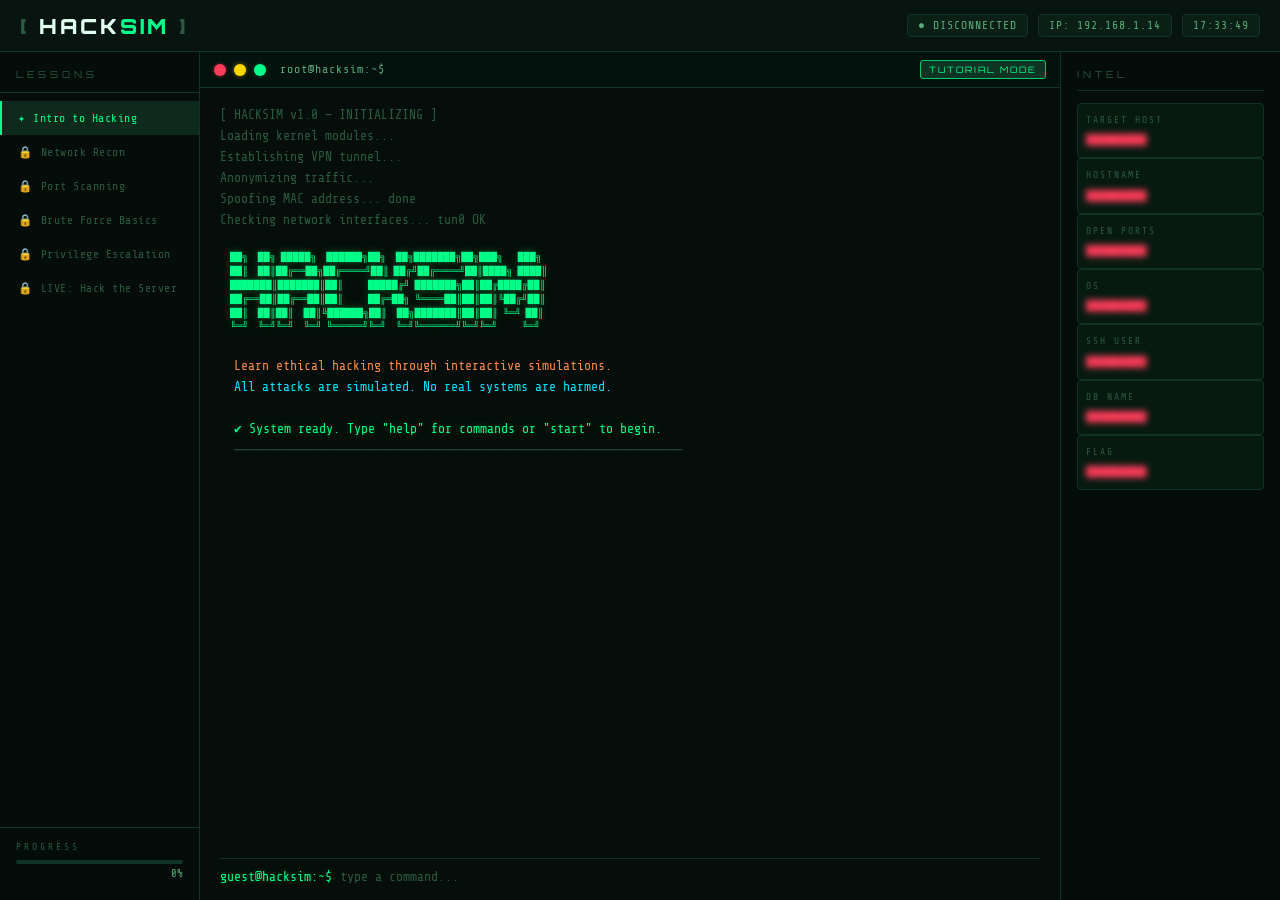
<file: hacking-terminal/index.html>
<!DOCTYPE html>
<html lang="en">
<head>
  <meta charset="UTF-8" />
  <meta name="viewport" content="width=device-width, initial-scale=1.0" />
  <title>HackSim — Learn Ethical Hacking</title>
  <meta name="description" content="HackSim: An interactive terminal that teaches you the basics of ethical hacking through a simulated environment. Safe, educational, and fun." />
  <link rel="preconnect" href="https://fonts.googleapis.com" />
  <link rel="preconnect" href="https://fonts.gstatic.com" crossorigin />
  <link href="https://fonts.googleapis.com/css2?family=Share+Tech+Mono&family=Orbitron:wght@400;700;900&display=swap" rel="stylesheet" />
  <link rel="stylesheet" href="style.css" />
</head>
<body>
  <!-- Scanline overlay -->
  <div class="scanlines"></div>
  <!-- Animated grid background -->
  <canvas id="bg-canvas"></canvas>

  <div class="app-wrapper">
    <!-- Header bar -->
    <header class="topbar">
      <div class="topbar-logo">
        <span class="logo-bracket">[</span>
        <span class="logo-text">HACK<span class="logo-accent">SIM</span></span>
        <span class="logo-bracket">]</span>
      </div>
      <div class="topbar-info">
        <span class="info-pill" id="status-indicator">● DISCONNECTED</span>
        <span class="info-pill" id="ip-display">IP: 192.168.1.14</span>
        <span class="info-pill" id="clock-display">00:00:00</span>
      </div>
    </header>

    <div class="main-layout">
      <!-- Left sidebar: lessons -->
      <aside class="sidebar" id="sidebar">
        <div class="sidebar-title">LESSONS</div>
        <ul class="lesson-list" id="lesson-list">
          <li class="lesson-item active" data-lesson="0" id="lesson-0">
            <span class="lesson-icon">✦</span> Intro to Hacking
          </li>
          <li class="lesson-item locked" data-lesson="1" id="lesson-1">
            <span class="lesson-icon">🔒</span> Network Recon
          </li>
          <li class="lesson-item locked" data-lesson="2" id="lesson-2">
            <span class="lesson-icon">🔒</span> Port Scanning
          </li>
          <li class="lesson-item locked" data-lesson="3" id="lesson-3">
            <span class="lesson-icon">🔒</span> Brute Force Basics
          </li>
          <li class="lesson-item locked" data-lesson="4" id="lesson-4">
            <span class="lesson-icon">🔒</span> Privilege Escalation
          </li>
          <li class="lesson-item locked special" data-lesson="5" id="lesson-5">
            <span class="lesson-icon">🔒</span> LIVE: Hack the Server
          </li>
        </ul>

        <div class="sidebar-progress">
          <div class="progress-label">PROGRESS</div>
          <div class="progress-bar-wrap">
            <div class="progress-bar-fill" id="progress-fill" style="width: 0%"></div>
          </div>
          <div class="progress-pct" id="progress-pct">0%</div>
        </div>
      </aside>

      <!-- Terminal -->
      <main class="terminal-wrap">
        <div class="terminal-titlebar">
          <div class="dot red"></div>
          <div class="dot yellow"></div>
          <div class="dot green"></div>
          <span class="terminal-title-text">root@hacksim:~$</span>
          <span class="terminal-badge" id="terminal-badge">TUTORIAL MODE</span>
        </div>
        <div class="terminal-body" id="terminal-body">
          <div class="terminal-output" id="terminal-output"></div>
          <div class="terminal-input-row" id="input-row">
            <span class="prompt" id="prompt-label">guest@hacksim:~$</span>
            <input
              type="text"
              id="terminal-input"
              class="terminal-input"
              autocomplete="off"
              autocorrect="off"
              autocapitalize="off"
              spellcheck="false"
              placeholder="type a command..."
            />
          </div>
        </div>
      </main>

      <!-- Right panel: info -->
      <aside class="info-panel" id="info-panel">
        <div class="info-title">INTEL</div>
        <div class="info-section" id="info-content">
          <p class="info-hint">Complete lessons to reveal intel about the target system.</p>
        </div>
        <div class="hint-box" id="hint-box" style="display:none">
          <div class="hint-label">💡 HINT</div>
          <div class="hint-text" id="hint-text"></div>
        </div>
      </aside>
    </div>

    <!-- Notification toast -->
    <div class="toast" id="toast"></div>
  </div>

  <script src="terminal.js"></script>
</body>
</html>
</file>
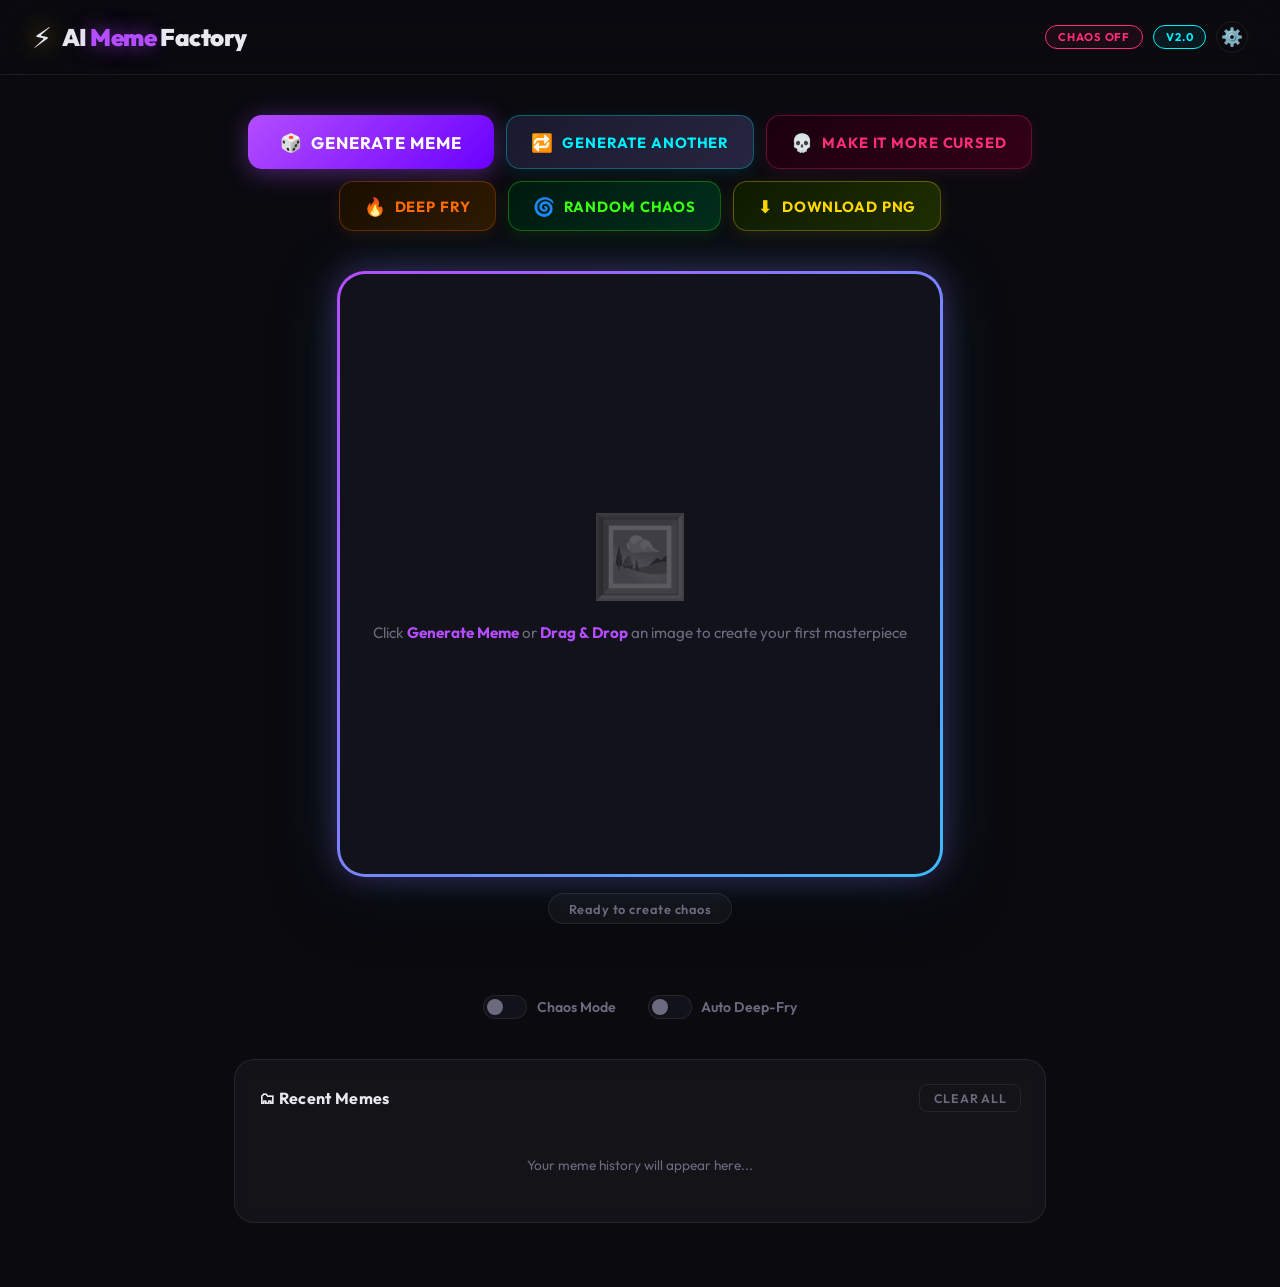
<file: meme-factory/index.html>
<!DOCTYPE html>
<html lang="en">
<head>
  <meta charset="UTF-8" />
  <meta name="viewport" content="width=device-width, initial-scale=1.0" />
  <title>AI Meme Factory ⚡ — Unlimited Cursed Content</title>
  <meta name="description" content="AI-powered meme generator with dark mode, neon aesthetics, deep-fry filter, chaos mode, and instant PNG downloads. No backend needed." />
  <link rel="preconnect" href="https://fonts.googleapis.com" />
  <link rel="preconnect" href="https://fonts.gstatic.com" crossorigin />
  <link href="https://fonts.googleapis.com/css2?family=Outfit:wght@400;600;700;900&display=swap" rel="stylesheet" />
  <link rel="stylesheet" href="style.css" />
</head>
<body>

  <!-- Background particles -->
  <div class="bg-particles" id="bgParticles"></div>

  <!-- Header -->
  <header class="site-header">
    <div class="logo-group">
      <span class="logo-icon">⚡</span>
      <h1 class="logo-text">AI <span class="neon">Meme</span> Factory</h1>
    </div>
    <div class="header-badges">
      <span class="badge badge-chaos" id="chaosBadge">CHAOS OFF</span>
      <span class="badge badge-version">v2.0</span>
      <button class="btn-icon-only" id="btnSettings" title="API Settings">⚙️</button>
    </div>
  </header>

  <!-- Main content -->
  <main class="main">

    <!-- Control Panel -->
    <section class="control-panel" aria-label="Controls">
      <button class="btn btn-primary" id="btnGenerate">
        <span class="btn-icon">🎲</span>
        Generate Meme
      </button>
      <button class="btn btn-secondary" id="btnAnother">
        <span class="btn-icon">🔁</span>
        Generate Another
      </button>
      <button class="btn btn-cursed" id="btnCursed">
        <span class="btn-icon">💀</span>
        Make It More Cursed
      </button>
      <button class="btn btn-deepfry" id="btnDeepFry">
        <span class="btn-icon">🔥</span>
        Deep Fry
      </button>
      <button class="btn btn-chaos" id="btnChaos">
        <span class="btn-icon">🌀</span>
        Random Chaos
      </button>
      <button class="btn btn-download" id="btnDownload">
        <span class="btn-icon">⬇️</span>
        Download PNG
      </button>
    </section>

    <!-- Canvas display -->
    <section class="canvas-wrapper" aria-label="Meme Display">
      <div class="canvas-glow-ring" id="glowRing">
        <div class="canvas-placeholder" id="placeholder">
          <div class="placeholder-icon">🖼️</div>
          <p class="placeholder-text">Click <strong>Generate Meme</strong> or <strong>Drag & Drop</strong> an image to create your first masterpiece</p>
        </div>
        <canvas id="memeCanvas" width="600" height="600" aria-label="Generated meme canvas"></canvas>
      </div>

      <!-- Status pill -->
      <div class="status-pill" id="statusPill">Ready to create chaos</div>

      <!-- Meme meta info -->
      <div class="meme-meta" id="memeMeta"></div>
    </section>

    <!-- Options Row -->
    <section class="options-row" aria-label="Options">
      <label class="toggle-label">
        <input type="checkbox" id="toggleChaos" class="toggle-input" />
        <span class="toggle-track">
          <span class="toggle-thumb"></span>
        </span>
        <span>Chaos Mode</span>
      </label>
      <label class="toggle-label">
        <input type="checkbox" id="toggleAutoDeepFry" class="toggle-input" />
        <span class="toggle-track">
          <span class="toggle-thumb"></span>
        </span>
        <span>Auto Deep-Fry</span>
      </label>
    </section>

    <!-- History Section -->
    <section class="history-section" aria-label="Meme History">
      <div class="history-header">
        <h2 class="history-title">🗂 Recent Memes</h2>
        <button class="btn-clear" id="btnClearHistory">Clear All</button>
      </div>
      <div class="history-grid" id="historyGrid">
        <p class="history-empty">Your meme history will appear here...</p>
      </div>
    </section>

  </main>

  <!-- Settings Modal -->
  <div class="modal-overlay" id="settingsModal">
    <div class="modal-content">
      <h3 class="modal-title">⚙️ AI Settings</h3>
      <p class="modal-desc">To use the AI drag-and-drop feature, please provide a Google Gemini API Key. It will be saved securely in your browser's local storage.</p>
      <input type="password" id="inputApiKey" class="modal-input" placeholder="AIzaSy..." />
      <div class="modal-actions">
        <button class="btn btn-clear" id="btnCancelSettings">Cancel</button>
        <button class="btn btn-primary" id="btnSaveSettings">Save Key</button>
      </div>
    </div>
  </div>

  <!-- Toast notification -->
  <div class="toast" id="toast"></div>

  <script src="data.js"></script>
  <script src="app.js"></script>
</body>
</html>
</file>
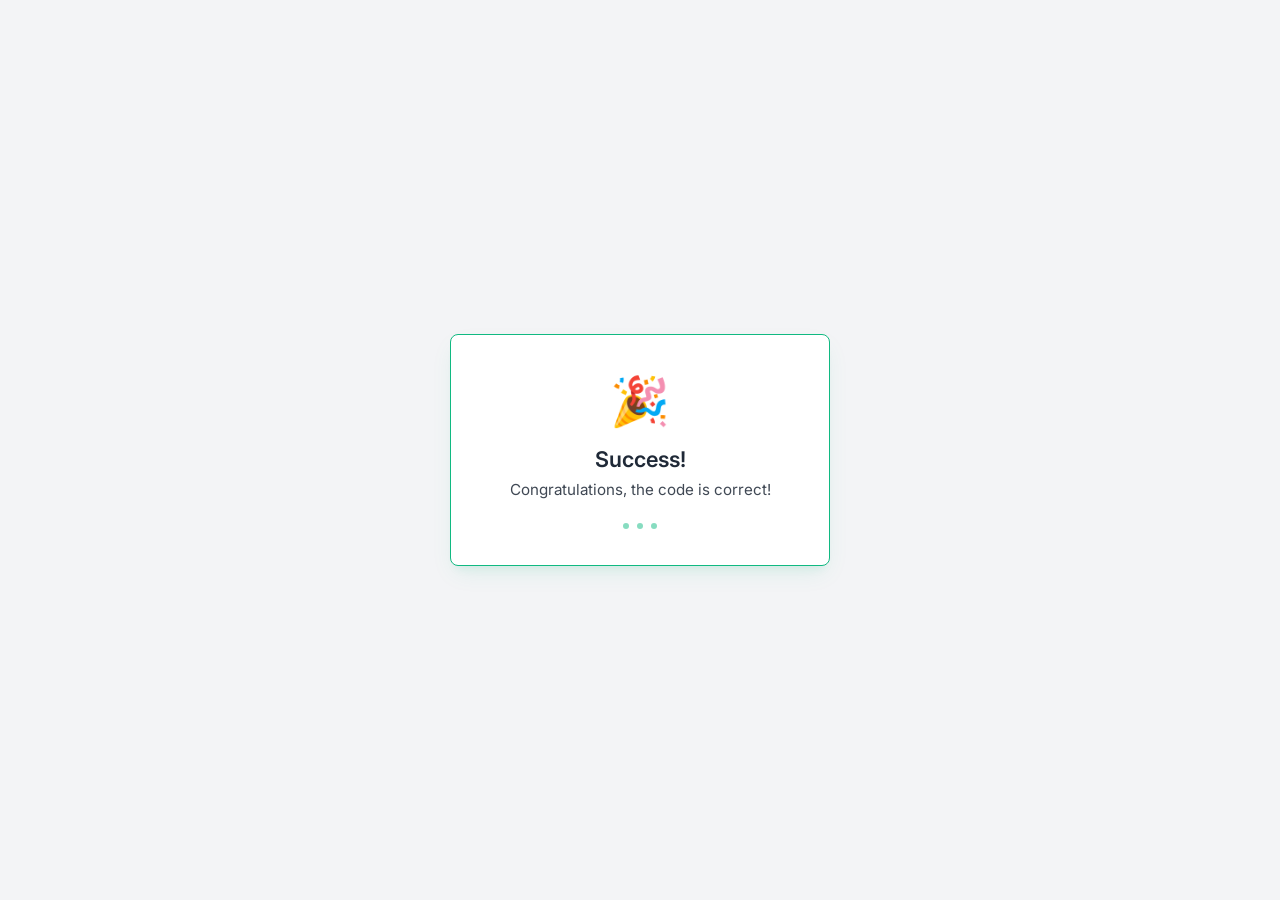
<file: congrats.html>
<!DOCTYPE html>
<html lang="en">
<head>
    <meta charset="UTF-8" />
    <meta http-equiv="X-UA-Compatible" content="IE=edge" />
    <meta name="viewport" content="width=device-width, initial-scale=1.0" />
    <title>Success</title>
    <link href="https://fonts.googleapis.com/css2?family=Inter:wght@400;500;600&display=swap" rel="stylesheet" />
    <link rel="stylesheet" href="index.css" />
</head>
<body>
    <main class="container">
        <div class="card success-state">
            <div class="success-icon">🎉</div>
            <h2>Success!</h2>
            <p class="congrats-text">Congratulations, the code is correct!</p>
            <div class="decoration-dots">
                <span></span><span></span><span></span>
            </div>
        </div>
    </main>
</body>
</html>
</file>
<file: index.css>
/* ==========================================
   Normal & Clean Verification Styles
   ========================================== */

* {
  margin: 0;
  padding: 0;
  box-sizing: border-box;
}

body {
  font-family: 'Inter', system-ui, -apple-system, sans-serif;
  background-color: #f3f4f6; /* Normal light grey background */
  color: #1f2937;
  display: flex;
  align-items: center;
  justify-content: center;
  min-height: 100vh;
  padding: 1.5rem;
}

/* Dark mode fallback */
@media (prefers-color-scheme: dark) {
  body {
    background-color: #0f172a;
    color: #f3f4f6;
  }
  
  .card {
    background-color: #1e293b !important;
    border-color: #334155 !important;
    box-shadow: 0 10px 15px -3px rgba(0, 0, 0, 0.3) !important;
  }
  
  #codeInput {
    background-color: #0f172a !important;
    border-color: #334155 !important;
    color: #f3f4f6 !important;
  }
  
  #codeInput:focus {
    border-color: #64748b !important;
  }

  .subtitle {
    color: #94a3b8 !important;
  }
}

.container {
  width: 100%;
  max-width: 380px;
}

/* Clean, standard panel */
.card {
  background-color: #ffffff;
  border: 1px solid #e5e7eb;
  border-radius: 8px;
  padding: 2.25rem 1.75rem;
  box-shadow: 0 4px 6px -1px rgba(0, 0, 0, 0.05), 0 2px 4px -1px rgba(0, 0, 0, 0.05);
  text-align: center;
  transition: all 0.3s ease;
}

/* Success Card styling */
.card.success-state {
  border-color: #10b981;
  box-shadow: 0 10px 25px -5px rgba(16, 185, 129, 0.1), 0 8px 10px -6px rgba(16, 185, 129, 0.1);
}

h2 {
  font-size: 1.35rem;
  font-weight: 600;
  margin-bottom: 0.5rem;
}

.subtitle {
  font-size: 0.875rem;
  color: #6b7280;
  margin-bottom: 1.75rem;
}

.form-group {
  margin-bottom: 1rem;
}

#codeInput {
  width: 100%;
  padding: 0.75rem 1rem;
  font-size: 0.95rem;
  font-family: inherit;
  border: 1px solid #d1d5db;
  border-radius: 6px;
  background-color: #f9fafb;
  color: inherit;
  outline: none;
  transition: border-color 0.15s ease;
}

#codeInput:focus {
  border-color: #3b82f6;
  background-color: #ffffff;
}

#submitBtn {
  width: 100%;
  padding: 0.75rem;
  font-size: 0.95rem;
  font-weight: 500;
  font-family: inherit;
  background-color: #2563eb;
  color: #ffffff;
  border: none;
  border-radius: 6px;
  cursor: pointer;
  transition: background-color 0.15s ease;
}

#submitBtn:hover {
  background-color: #1d4ed8;
}

#submitBtn:disabled {
  background-color: #93c5fd;
  cursor: not-allowed;
}

.error-message {
  margin-top: 1rem;
  font-size: 0.85rem;
  color: #dc2626;
  min-height: 1.25rem;
}

/* Congratulations View */
.success-icon {
  font-size: 3rem;
  margin-bottom: 1rem;
  animation: pop 0.4s cubic-bezier(0.175, 0.885, 0.32, 1.275) forwards;
}

.congrats-text {
  font-size: 0.95rem;
  opacity: 0.85;
  margin-bottom: 1.5rem;
}

.decoration-dots {
  display: flex;
  justify-content: center;
  gap: 0.5rem;
}

.decoration-dots span {
  width: 6px;
  height: 6px;
  border-radius: 50%;
  background-color: #10b981;
  opacity: 0.5;
}

.hidden {
  display: none !important;
}

@keyframes pop {
  0% { transform: scale(0.5); opacity: 0; }
  100% { transform: scale(1); opacity: 1; }
}
</file>
<file: hacking-terminal/style.css>
/* =============================================
   HACKSIM — Cyberpunk Terminal CSS
   ============================================= */

:root {
  --green:       #00ff88;
  --green-dim:   #00cc6a;
  --green-glow:  #00ff8844;
  --red:         #ff3c5a;
  --yellow:      #ffd700;
  --cyan:        #00e5ff;
  --purple:      #c678dd;
  --orange:      #ff8c42;
  --bg-deep:     #030a07;
  --bg-panel:    #071410;
  --bg-terminal: #050e0a;
  --bg-sidebar:  #040d09;
  --border:      #0f3324;
  --border-glow: #00ff8820;
  --text-dim:    #2a5a3f;
  --text-mid:    #5aad7a;
  --text-main:   #a8ffcc;
  --text-bright: #e0fff0;
  --font-mono:   'Share Tech Mono', 'Courier New', monospace;
  --font-title:  'Orbitron', sans-serif;
}

*, *::before, *::after { box-sizing: border-box; margin: 0; padding: 0; }

html, body {
  width: 100%; height: 100%;
  background: var(--bg-deep);
  color: var(--text-main);
  font-family: var(--font-mono);
  overflow: hidden;
}

/* ---- Background canvas ---- */
#bg-canvas {
  position: fixed; inset: 0; z-index: 0;
  pointer-events: none;
}

/* ---- Scanlines ---- */
.scanlines {
  position: fixed; inset: 0; z-index: 1;
  pointer-events: none;
  background: repeating-linear-gradient(
    to bottom,
    transparent 0px,
    transparent 3px,
    rgba(0,0,0,0.10) 3px,
    rgba(0,0,0,0.10) 4px
  );
  animation: flicker 8s infinite;
}

@keyframes flicker {
  0%, 97%, 100% { opacity: 1; }
  97.5%          { opacity: 0.85; }
  98%            { opacity: 1; }
  98.5%          { opacity: 0.7; }
  99%            { opacity: 1; }
}

/* ---- App wrapper ---- */
.app-wrapper {
  position: relative; z-index: 2;
  display: flex; flex-direction: column;
  height: 100vh; width: 100vw;
}

/* ---- Top bar ---- */
.topbar {
  display: flex; align-items: center; justify-content: space-between;
  padding: 0 20px;
  height: 52px;
  background: var(--bg-panel);
  border-bottom: 1px solid var(--border);
  box-shadow: 0 0 20px #00ff8810;
  flex-shrink: 0;
}

.topbar-logo {
  font-family: var(--font-title);
  font-size: 1.3rem;
  font-weight: 900;
  letter-spacing: 3px;
}
.logo-bracket { color: var(--text-dim); }
.logo-text { color: var(--text-bright); }
.logo-accent { color: var(--green); }

.topbar-info { display: flex; gap: 10px; align-items: center; }
.info-pill {
  font-family: var(--font-mono);
  font-size: 0.72rem;
  padding: 4px 10px;
  border: 1px solid var(--border);
  border-radius: 4px;
  background: #0a1f15;
  color: var(--text-mid);
  letter-spacing: 1px;
}
#status-indicator.connected { color: var(--green); border-color: var(--green-dim); }
#status-indicator.warning { color: var(--yellow); }

/* ---- Main layout ---- */
.main-layout {
  display: grid;
  grid-template-columns: 200px 1fr 220px;
  flex: 1;
  overflow: hidden;
  gap: 0;
}

/* ---- Sidebar ---- */
.sidebar {
  background: var(--bg-sidebar);
  border-right: 1px solid var(--border);
  display: flex; flex-direction: column;
  padding: 16px 0;
  overflow: hidden;
}
.sidebar-title {
  font-family: var(--font-title);
  font-size: 0.6rem;
  letter-spacing: 4px;
  color: var(--text-dim);
  padding: 0 16px 12px;
  border-bottom: 1px solid var(--border);
  margin-bottom: 8px;
}
.lesson-list { list-style: none; flex: 1; }
.lesson-item {
  padding: 10px 16px;
  font-size: 0.72rem;
  letter-spacing: 0.5px;
  cursor: pointer;
  transition: background 0.2s, color 0.2s;
  border-left: 2px solid transparent;
  display: flex; align-items: center; gap: 8px;
  color: var(--text-mid);
}
.lesson-item:hover:not(.locked) { background: var(--border-glow); color: var(--text-bright); }
.lesson-item.active {
  background: #0d2a1c;
  border-left: 2px solid var(--green);
  color: var(--green);
}
.lesson-item.completed { color: var(--green-dim); }
.lesson-item.completed .lesson-icon::before { content: '✓ '; }
.lesson-item.locked { color: var(--text-dim); cursor: not-allowed; }
.lesson-item.special.active { color: var(--red); border-left-color: var(--red); }
.lesson-item.special:not(.locked) { color: var(--orange); }

.sidebar-progress {
  padding: 14px 16px 4px;
  border-top: 1px solid var(--border);
}
.progress-label { font-size: 0.6rem; letter-spacing: 3px; color: var(--text-dim); margin-bottom: 8px; }
.progress-bar-wrap {
  height: 4px; background: var(--border);
  border-radius: 2px; overflow: hidden;
}
.progress-bar-fill {
  height: 100%; background: var(--green);
  transition: width 0.6s ease;
  box-shadow: 0 0 6px var(--green);
}
.progress-pct { font-size: 0.65rem; color: var(--text-mid); margin-top: 4px; text-align: right; }

/* ---- Terminal ---- */
.terminal-wrap {
  display: flex; flex-direction: column;
  background: var(--bg-terminal);
  overflow: hidden;
  position: relative;
}
.terminal-titlebar {
  display: flex; align-items: center; gap: 8px;
  padding: 8px 14px;
  background: #04120d;
  border-bottom: 1px solid var(--border);
  flex-shrink: 0;
}
.dot { width: 12px; height: 12px; border-radius: 50%; }
.dot.red    { background: #ff3c5a; box-shadow: 0 0 4px #ff3c5a80; }
.dot.yellow { background: #ffd700; box-shadow: 0 0 4px #ffd70080; }
.dot.green  { background: var(--green); box-shadow: 0 0 4px var(--green-glow); }
.terminal-title-text {
  flex: 1; font-size: 0.73rem; color: var(--text-mid); margin-left: 6px; letter-spacing: 1px;
}
.terminal-badge {
  font-family: var(--font-title); font-size: 0.55rem; letter-spacing: 2px;
  padding: 3px 8px; border-radius: 3px;
  background: #0f3324; color: var(--green); border: 1px solid var(--green-dim);
}
.terminal-badge.live { background: #3a0a14; color: var(--red); border-color: var(--red); }

.terminal-body {
  flex: 1;
  display: flex; flex-direction: column;
  padding: 16px 20px;
  overflow: hidden;
}
.terminal-output {
  flex: 1;
  overflow-y: auto;
  overflow-x: hidden;
  padding-bottom: 8px;
  scroll-behavior: smooth;
}
.terminal-output::-webkit-scrollbar { width: 4px; }
.terminal-output::-webkit-scrollbar-track { background: transparent; }
.terminal-output::-webkit-scrollbar-thumb { background: var(--border); border-radius: 2px; }

/* Output lines */
.output-line {
  display: block; min-height: 1.4em;
  font-size: 0.82rem; line-height: 1.6;
  white-space: pre-wrap; word-break: break-word;
  animation: fadeIn 0.12s ease;
}
.output-line.cmd    { color: var(--green); }
.output-line.info   { color: var(--text-main); }
.output-line.dim    { color: var(--text-dim); }
.output-line.mid    { color: var(--text-mid); }
.output-line.success{ color: var(--green); text-shadow: 0 0 8px var(--green-glow); }
.output-line.error  { color: var(--red); }
.output-line.warn   { color: var(--yellow); }
.output-line.cyan   { color: var(--cyan); }
.output-line.purple { color: var(--purple); }
.output-line.orange { color: var(--orange); }
.output-line.title  {
  color: var(--green); font-family: var(--font-title);
  font-size: 0.75rem; letter-spacing: 2px;
  text-shadow: 0 0 12px var(--green);
}
.output-line.blank  { min-height: 0.8em; }
.output-line.box {
  border: 1px solid var(--border);
  padding: 8px 12px; margin: 4px 0;
  background: #071a10;
  border-radius: 4px;
}

@keyframes fadeIn { from { opacity: 0; transform: translateX(-4px); } to { opacity: 1; transform: none; } }

/* Cursor blink on last typed char */
.typing-cursor::after {
  content: '▋'; animation: blink 1s step-end infinite;
  color: var(--green);
}
@keyframes blink { 0%,100%{opacity:1} 50%{opacity:0} }

/* ---- Input row ---- */
.terminal-input-row {
  display: flex; align-items: center; gap: 8px;
  border-top: 1px solid var(--border);
  padding-top: 10px; margin-top: 6px;
  flex-shrink: 0;
}
.prompt {
  color: var(--green); font-size: 0.82rem; white-space: nowrap;
  text-shadow: 0 0 6px var(--green-glow);
  flex-shrink: 0;
}
.prompt.root-prompt { color: var(--red); text-shadow: 0 0 6px #ff3c5a44; }
.terminal-input {
  flex: 1; background: transparent; border: none; outline: none;
  color: var(--text-bright); font-family: var(--font-mono);
  font-size: 0.82rem; caret-color: var(--green);
}
.terminal-input::placeholder { color: var(--text-dim); }

/* ---- Info panel ---- */
.info-panel {
  background: var(--bg-sidebar);
  border-left: 1px solid var(--border);
  padding: 16px;
  display: flex; flex-direction: column; gap: 12px;
  overflow-y: auto;
}
.info-panel::-webkit-scrollbar { width: 3px; }
.info-panel::-webkit-scrollbar-thumb { background: var(--border); }
.info-title {
  font-family: var(--font-title);
  font-size: 0.6rem; letter-spacing: 4px;
  color: var(--text-dim);
  border-bottom: 1px solid var(--border);
  padding-bottom: 10px;
}
.info-section { font-size: 0.73rem; line-height: 1.7; color: var(--text-mid); }
.info-hint { color: var(--text-dim); font-style: italic; }

.intel-entry {
  display: flex; flex-direction: column; gap: 2px;
  padding: 8px; background: #071a10;
  border: 1px solid var(--border); border-radius: 4px;
  font-size: 0.7rem;
}
.intel-key { color: var(--text-dim); font-size: 0.6rem; letter-spacing: 2px; }
.intel-val { color: var(--text-bright); }
.intel-val.redacted { color: var(--red); filter: blur(3px); user-select: none; }
.intel-val.revealed { color: var(--green); filter: none; }

.hint-box {
  border: 1px solid var(--yellow);
  background: #1a1400; border-radius: 4px;
  padding: 10px; margin-top: auto;
}
.hint-label { color: var(--yellow); font-size: 0.65rem; letter-spacing: 2px; margin-bottom: 6px; }
.hint-text { color: var(--text-main); font-size: 0.7rem; line-height: 1.6; }

/* ---- Toast ---- */
.toast {
  position: fixed; bottom: 24px; left: 50%; transform: translateX(-50%);
  padding: 10px 24px; border-radius: 6px;
  font-family: var(--font-mono); font-size: 0.78rem;
  background: #0d2a1c; border: 1px solid var(--green);
  color: var(--green);
  opacity: 0; pointer-events: none;
  transition: opacity 0.3s, transform 0.3s;
  transform: translateX(-50%) translateY(10px);
  z-index: 100;
  box-shadow: 0 0 20px var(--green-glow);
}
.toast.show {
  opacity: 1; transform: translateX(-50%) translateY(0);
}
.toast.error { border-color: var(--red); color: var(--red); background: #1a0509; box-shadow: 0 0 20px #ff3c5a30; }

/* ---- ASCII art ---- */
.ascii-art {
  color: var(--green); font-size: 0.62rem; line-height: 1.3;
  text-shadow: 0 0 8px var(--green-glow);
  white-space: pre;
}

/* ---- Glitch effect ---- */
.glitch {
  position: relative;
  animation: glitch-main 2s infinite;
}
@keyframes glitch-main {
  0%,90%,100% { text-shadow: none; }
  91%  { text-shadow: 2px 0 #ff3c5a, -2px 0 #00e5ff; }
  92%  { text-shadow: none; }
  93%  { text-shadow: -2px 0 #ff3c5a, 2px 0 #00e5ff; }
  94%  { text-shadow: none; }
}

/* ---- Progress celebration ---- */
@keyframes celebrate {
  0%  { transform: scale(1); }
  50% { transform: scale(1.04); }
  100%{ transform: scale(1); }
}
.lesson-item.just-unlocked {
  animation: celebrate 0.4s ease;
  border-left: 2px solid var(--yellow) !important;
  color: var(--yellow) !important;
}

/* ---- Responsive ---- */
@media (max-width: 900px) {
  .main-layout { grid-template-columns: 0 1fr 0; }
  .sidebar, .info-panel { display: none; }
}
@media (max-width: 600px) {
  .topbar { padding: 0 10px; }
  .topbar-logo { font-size: 1rem; }
  .info-pill:not(#clock-display) { display: none; }
}
</file>
<file: meme-factory/style.css>
/* ===================================================
   AI Meme Factory — style.css
   Dark-mode neon aesthetic
   =================================================== */

/* ─── Design Tokens ──────────────────────────────── */
:root {
  --bg:          #0a0a0f;
  --bg-card:     #12121a;
  --bg-glass:    rgba(255,255,255,.04);
  --border:      rgba(255,255,255,.08);
  --text:        #e8e8f0;
  --text-muted:  #6b6b80;

  --neon-purple: #b44dff;
  --neon-cyan:   #00f0ff;
  --neon-pink:   #ff2d78;
  --neon-yellow: #ffd700;
  --neon-green:  #39ff14;
  --neon-orange: #ff6b00;

  --glow-purple: 0 0 20px rgba(180,77,255,.6), 0 0 60px rgba(180,77,255,.2);
  --glow-cyan:   0 0 20px rgba(0,240,255,.6),  0 0 60px rgba(0,240,255,.2);
  --glow-pink:   0 0 20px rgba(255,45,120,.6), 0 0 60px rgba(255,45,120,.2);

  --radius-sm:   8px;
  --radius-md:   14px;
  --radius-lg:   20px;
  --radius-xl:   28px;

  --font: 'Outfit', system-ui, sans-serif;
  --transition: .2s cubic-bezier(.4,0,.2,1);
}

/* ─── Reset & Base ───────────────────────────────── */
*, *::before, *::after { box-sizing: border-box; margin: 0; padding: 0; }

html { scroll-behavior: smooth; }

body {
  font-family: var(--font);
  background: var(--bg);
  color: var(--text);
  min-height: 100vh;
  overflow-x: hidden;
  position: relative;
}

/* ─── Background Particles ───────────────────────── */
.bg-particles {
  position: fixed;
  inset: 0;
  pointer-events: none;
  overflow: hidden;
  z-index: 0;
}

.particle {
  position: absolute;
  border-radius: 50%;
  animation: floatParticle linear infinite;
  opacity: 0;
}

@keyframes floatParticle {
  0%   { transform: translateY(100vh) scale(0); opacity: 0; }
  10%  { opacity: 1; }
  90%  { opacity: .4; }
  100% { transform: translateY(-10vh) scale(1); opacity: 0; }
}

/* ─── Header ─────────────────────────────────────── */
.site-header {
  position: relative;
  z-index: 10;
  display: flex;
  align-items: center;
  justify-content: space-between;
  padding: 1.2rem 2rem;
  border-bottom: 1px solid var(--border);
  background: rgba(10,10,15,.8);
  backdrop-filter: blur(16px);
}

.logo-group {
  display: flex;
  align-items: center;
  gap: .6rem;
}

.logo-icon {
  font-size: 1.8rem;
  filter: drop-shadow(0 0 12px var(--neon-yellow));
  animation: pulse 2s ease-in-out infinite;
}

@keyframes pulse {
  0%,100% { filter: drop-shadow(0 0 8px var(--neon-yellow)); }
  50%      { filter: drop-shadow(0 0 24px var(--neon-yellow)); }
}

.logo-text {
  font-size: 1.5rem;
  font-weight: 900;
  letter-spacing: -.02em;
  color: var(--text);
}

.neon {
  color: var(--neon-purple);
  text-shadow: var(--glow-purple);
}

.header-badges {
  display: flex;
  gap: .6rem;
  align-items: center;
}

.badge {
  padding: .25rem .75rem;
  border-radius: 100px;
  font-size: .7rem;
  font-weight: 700;
  letter-spacing: .08em;
  text-transform: uppercase;
  border: 1px solid;
  transition: var(--transition);
}

.badge-version {
  border-color: var(--neon-cyan);
  color: var(--neon-cyan);
  background: rgba(0,240,255,.07);
}

.badge-chaos {
  border-color: var(--neon-pink);
  color: var(--neon-pink);
  background: rgba(255,45,120,.07);
  cursor: default;
}

.badge-chaos.active {
  background: var(--neon-pink);
  color: #fff;
  box-shadow: var(--glow-pink);
  animation: blink .8s ease-in-out infinite;
}

@keyframes blink {
  0%,100% { opacity: 1; }
  50%      { opacity: .6; }
}

/* ─── Main Layout ────────────────────────────────── */
.main {
  position: relative;
  z-index: 5;
  max-width: 860px;
  margin: 0 auto;
  padding: 2.5rem 1.5rem 4rem;
  display: flex;
  flex-direction: column;
  gap: 2.5rem;
}

/* ─── Control Panel ──────────────────────────────── */
.control-panel {
  display: flex;
  flex-wrap: wrap;
  gap: .75rem;
  justify-content: center;
}

.btn {
  display: inline-flex;
  align-items: center;
  gap: .5rem;
  padding: .8rem 1.5rem;
  border: none;
  border-radius: var(--radius-md);
  font-family: var(--font);
  font-size: .92rem;
  font-weight: 700;
  cursor: pointer;
  position: relative;
  overflow: hidden;
  transition: transform var(--transition), box-shadow var(--transition), opacity var(--transition);
  text-transform: uppercase;
  letter-spacing: .06em;
  white-space: nowrap;
}

.btn::before {
  content: '';
  position: absolute;
  inset: 0;
  background: rgba(255,255,255,.1);
  opacity: 0;
  transition: opacity var(--transition);
}

.btn:hover::before { opacity: 1; }
.btn:hover { transform: translateY(-2px); }
.btn:active { transform: translateY(0) scale(.97); }

.btn-icon { font-size: 1.1rem; }

.btn-primary {
  background: linear-gradient(135deg, var(--neon-purple), #6a00ff);
  color: #fff;
  box-shadow: 0 4px 24px rgba(180,77,255,.4);
  font-size: 1.05rem;
  padding: .95rem 2rem;
}
.btn-primary:hover { box-shadow: var(--glow-purple); }

.btn-secondary {
  background: linear-gradient(135deg, #1a1a2e, #252540);
  color: var(--neon-cyan);
  border: 1px solid rgba(0,240,255,.3);
  box-shadow: 0 4px 16px rgba(0,240,255,.1);
}
.btn-secondary:hover { box-shadow: var(--glow-cyan); }

.btn-cursed {
  background: linear-gradient(135deg, #1a0010, #330016);
  color: var(--neon-pink);
  border: 1px solid rgba(255,45,120,.3);
  box-shadow: 0 4px 16px rgba(255,45,120,.1);
}
.btn-cursed:hover { box-shadow: var(--glow-pink); }

.btn-deepfry {
  background: linear-gradient(135deg, #1a0e00, #2e1a00);
  color: var(--neon-orange);
  border: 1px solid rgba(255,107,0,.3);
  box-shadow: 0 4px 16px rgba(255,107,0,.1);
}
.btn-deepfry:hover { box-shadow: 0 0 24px rgba(255,107,0,.5); }

.btn-chaos {
  background: linear-gradient(135deg, #001a0e, #002e1a);
  color: var(--neon-green);
  border: 1px solid rgba(57,255,20,.3);
  box-shadow: 0 4px 16px rgba(57,255,20,.1);
}
.btn-chaos:hover { box-shadow: 0 0 24px rgba(57,255,20,.5); }

.btn-download {
  background: linear-gradient(135deg, #0e1a00, #1e2e00);
  color: var(--neon-yellow);
  border: 1px solid rgba(255,215,0,.3);
  box-shadow: 0 4px 16px rgba(255,215,0,.1);
}
.btn-download:hover { box-shadow: 0 0 24px rgba(255,215,0,.4); }

.btn-clear {
  background: transparent;
  color: var(--text-muted);
  border: 1px solid var(--border);
  border-radius: var(--radius-sm);
  padding: .35rem .85rem;
  font-family: var(--font);
  font-size: .78rem;
  font-weight: 600;
  cursor: pointer;
  transition: var(--transition);
  text-transform: uppercase;
  letter-spacing: .06em;
}
.btn-clear:hover { color: var(--neon-pink); border-color: var(--neon-pink); }

/* ─── Canvas Wrapper ─────────────────────────────── */
.canvas-wrapper {
  display: flex;
  flex-direction: column;
  align-items: center;
  gap: 1rem;
}

.canvas-glow-ring {
  position: relative;
  border-radius: var(--radius-xl);
  padding: 3px;
  background: linear-gradient(135deg, var(--neon-purple), var(--neon-cyan), var(--neon-pink));
  background-size: 300% 300%;
  animation: gradientShift 4s ease infinite;
  box-shadow:
    0 0 30px rgba(180,77,255,.3),
    0 0 60px rgba(0,240,255,.15),
    0 20px 60px rgba(0,0,0,.6);
}

@keyframes gradientShift {
  0%   { background-position: 0% 50%; }
  50%  { background-position: 100% 50%; }
  100% { background-position: 0% 50%; }
}

.canvas-placeholder {
  width: 600px;
  max-width: 100%;
  aspect-ratio: 1;
  background: var(--bg-card);
  border-radius: calc(var(--radius-xl) - 3px);
  display: flex;
  flex-direction: column;
  align-items: center;
  justify-content: center;
  gap: 1rem;
  padding: 2rem;
  text-align: center;
}

.placeholder-icon {
  font-size: 5rem;
  filter: grayscale(1);
  opacity: .3;
  animation: floatIcon 3s ease-in-out infinite;
}

@keyframes floatIcon {
  0%,100% { transform: translateY(0); }
  50%      { transform: translateY(-12px); }
}

.placeholder-text {
  color: var(--text-muted);
  font-size: .95rem;
  line-height: 1.6;
}
.placeholder-text strong { color: var(--neon-purple); }

#memeCanvas {
  display: none;
  border-radius: calc(var(--radius-xl) - 3px);
  max-width: 100%;
  height: auto;
}

/* ─── Status Pill ────────────────────────────────── */
.status-pill {
  padding: .4rem 1.2rem;
  background: var(--bg-glass);
  border: 1px solid var(--border);
  border-radius: 100px;
  font-size: .8rem;
  font-weight: 600;
  color: var(--text-muted);
  letter-spacing: .04em;
  backdrop-filter: blur(8px);
  transition: var(--transition);
}

.status-pill.generating {
  color: var(--neon-cyan);
  border-color: rgba(0,240,255,.3);
  animation: pulsePill .6s ease-in-out infinite alternate;
}

.status-pill.done {
  color: var(--neon-green);
  border-color: rgba(57,255,20,.3);
}

@keyframes pulsePill {
  from { box-shadow: 0 0 0 rgba(0,240,255,0); }
  to   { box-shadow: 0 0 16px rgba(0,240,255,.4); }
}

/* ─── Meme Meta ──────────────────────────────────── */
.meme-meta {
  font-size: .78rem;
  color: var(--text-muted);
  text-align: center;
  letter-spacing: .03em;
  min-height: 1.2em;
}

/* ─── Options Row ────────────────────────────────── */
.options-row {
  display: flex;
  gap: 2rem;
  justify-content: center;
  flex-wrap: wrap;
}

.toggle-label {
  display: flex;
  align-items: center;
  gap: .6rem;
  cursor: pointer;
  font-size: .88rem;
  font-weight: 600;
  color: var(--text-muted);
  transition: color var(--transition);
  user-select: none;
}
.toggle-label:hover { color: var(--text); }

.toggle-input { display: none; }

.toggle-track {
  width: 44px;
  height: 24px;
  background: var(--bg-card);
  border: 1px solid var(--border);
  border-radius: 100px;
  position: relative;
  transition: background var(--transition), border-color var(--transition), box-shadow var(--transition);
}

.toggle-thumb {
  position: absolute;
  top: 3px;
  left: 3px;
  width: 16px;
  height: 16px;
  background: var(--text-muted);
  border-radius: 50%;
  transition: transform var(--transition), background var(--transition);
}

.toggle-input:checked + .toggle-track {
  background: rgba(180,77,255,.2);
  border-color: var(--neon-purple);
  box-shadow: 0 0 12px rgba(180,77,255,.3);
}

.toggle-input:checked + .toggle-track .toggle-thumb {
  transform: translateX(20px);
  background: var(--neon-purple);
}

/* ─── History ────────────────────────────────────── */
.history-section {
  background: var(--bg-glass);
  border: 1px solid var(--border);
  border-radius: var(--radius-lg);
  padding: 1.5rem;
  backdrop-filter: blur(8px);
}

.history-header {
  display: flex;
  align-items: center;
  justify-content: space-between;
  margin-bottom: 1.25rem;
}

.history-title {
  font-size: 1rem;
  font-weight: 700;
  color: var(--text);
  letter-spacing: .02em;
}

.history-grid {
  display: grid;
  grid-template-columns: repeat(auto-fill, minmax(120px, 1fr));
  gap: .75rem;
}

.history-empty {
  color: var(--text-muted);
  font-size: .85rem;
  grid-column: 1/-1;
  text-align: center;
  padding: 1.5rem 0;
}

.history-item {
  position: relative;
  border-radius: var(--radius-sm);
  overflow: hidden;
  border: 1px solid var(--border);
  cursor: pointer;
  transition: transform var(--transition), border-color var(--transition), box-shadow var(--transition);
  aspect-ratio: 1;
  background: var(--bg-card);
}

.history-item:hover {
  transform: scale(1.05) translateY(-2px);
  border-color: var(--neon-purple);
  box-shadow: 0 0 20px rgba(180,77,255,.3);
}

.history-item img {
  width: 100%;
  height: 100%;
  object-fit: cover;
  display: block;
}

.history-item-label {
  position: absolute;
  bottom: 0;
  left: 0;
  right: 0;
  background: rgba(0,0,0,.7);
  color: #fff;
  font-size: .6rem;
  font-weight: 700;
  padding: .25rem .4rem;
  white-space: nowrap;
  overflow: hidden;
  text-overflow: ellipsis;
  text-transform: uppercase;
  letter-spacing: .04em;
  backdrop-filter: blur(4px);
}

/* ─── Toast ──────────────────────────────────────── */
.toast {
  position: fixed;
  bottom: 2rem;
  left: 50%;
  transform: translateX(-50%) translateY(100px);
  background: var(--bg-card);
  border: 1px solid var(--neon-purple);
  border-radius: 100px;
  padding: .7rem 1.5rem;
  color: var(--text);
  font-size: .85rem;
  font-weight: 600;
  box-shadow: var(--glow-purple);
  z-index: 1000;
  opacity: 0;
  transition: transform .4s cubic-bezier(.175,.885,.32,1.275), opacity .4s ease;
  white-space: nowrap;
  pointer-events: none;
}

.toast.show {
  transform: translateX(-50%) translateY(0);
  opacity: 1;
}

/* ─── Responsive ─────────────────────────────────── */
@media (max-width: 660px) {
  .site-header { padding: 1rem 1.2rem; }
  .logo-text { font-size: 1.2rem; }
  .main { padding: 1.5rem 1rem 3rem; gap: 1.75rem; }

  .control-panel { gap: .5rem; }
  .btn { padding: .65rem 1.1rem; font-size: .8rem; }
  .btn-primary { font-size: .9rem; padding: .75rem 1.4rem; }

  .canvas-placeholder { width: 100%; }

  .history-grid { grid-template-columns: repeat(auto-fill, minmax(90px, 1fr)); }
}

/* ─── Chaos Mode overlay on canvas ring ─────────────*/
.canvas-glow-ring.chaos {
  animation: gradientShift .6s ease infinite, glitchRing .3s ease-in-out infinite;
}

@keyframes glitchRing {
  0%,100% { filter: none; }
  33%      { filter: hue-rotate(90deg) saturate(3); }
  66%      { filter: hue-rotate(200deg) saturate(3); }
}

/* ─── Deep fry shimmer on canvas ────────────────── */
#memeCanvas.deepfried {
  filter: contrast(1.9) saturate(3.5) brightness(1.1) sepia(.2);
  animation: crispShake .1s ease infinite;
}

@keyframes crispShake {
  0%,100% { transform: translate(0); }
  25%      { transform: translate(1px, -1px); }
  75%      { transform: translate(-1px, 1px); }
}

/* ─── Generating state shimmer ───────────────────── */
.canvas-glow-ring.loading {
  animation: gradientShift .4s ease infinite;
}

/* ─── Settings Button ────────────────────────────── */
.btn-icon-only {
  background: transparent;
  border: 1px solid var(--border);
  color: var(--text);
  font-size: 1.1rem;
  border-radius: 50%;
  width: 32px;
  height: 32px;
  display: flex;
  align-items: center;
  justify-content: center;
  cursor: pointer;
  transition: var(--transition);
}
.btn-icon-only:hover {
  background: var(--bg-card);
  border-color: var(--neon-cyan);
  color: var(--neon-cyan);
  box-shadow: 0 0 12px rgba(0,240,255,0.2);
}

/* ─── Modal ──────────────────────────────────────── */
.modal-overlay {
  position: fixed;
  inset: 0;
  background: rgba(0,0,0,0.8);
  backdrop-filter: blur(8px);
  z-index: 100;
  display: flex;
  align-items: center;
  justify-content: center;
  opacity: 0;
  pointer-events: none;
  transition: opacity var(--transition);
}
.modal-overlay.show {
  opacity: 1;
  pointer-events: auto;
}
.modal-content {
  background: var(--bg-card);
  border: 1px solid var(--border);
  border-radius: var(--radius-lg);
  padding: 2rem;
  width: 90%;
  max-width: 440px;
  box-shadow: 0 10px 40px rgba(0,0,0,0.8);
  transform: translateY(20px) scale(0.95);
  transition: transform var(--transition);
}
.modal-overlay.show .modal-content {
  transform: translateY(0) scale(1);
}
.modal-title {
  font-size: 1.25rem;
  margin-bottom: 0.75rem;
  color: var(--text);
}
.modal-desc {
  font-size: 0.88rem;
  color: var(--text-muted);
  line-height: 1.5;
  margin-bottom: 1.5rem;
}
.modal-input {
  width: 100%;
  padding: 0.8rem 1rem;
  background: var(--bg);
  border: 1px solid var(--border);
  border-radius: var(--radius-sm);
  color: var(--text);
  font-family: monospace;
  font-size: 1rem;
  margin-bottom: 1.5rem;
  transition: border-color var(--transition);
}
.modal-input:focus {
  outline: none;
  border-color: var(--neon-purple);
  box-shadow: 0 0 0 2px rgba(180,77,255,0.2);
}
.modal-actions {
  display: flex;
  justify-content: flex-end;
  gap: 1rem;
}

/* ─── Drag and Drop Hover ────────────────────────── */
.canvas-wrapper.drag-over .canvas-glow-ring {
  background: linear-gradient(135deg, var(--neon-green), var(--neon-cyan));
  animation: pulse 1s ease-in-out infinite;
}
.canvas-wrapper.drag-over .canvas-placeholder {
  border: 2px dashed var(--neon-green);
  background: rgba(57,255,20,0.05);
}
.canvas-wrapper.drag-over .placeholder-icon {
  filter: none;
  opacity: 1;
  animation: none;
  transform: scale(1.1);
}
</file>
